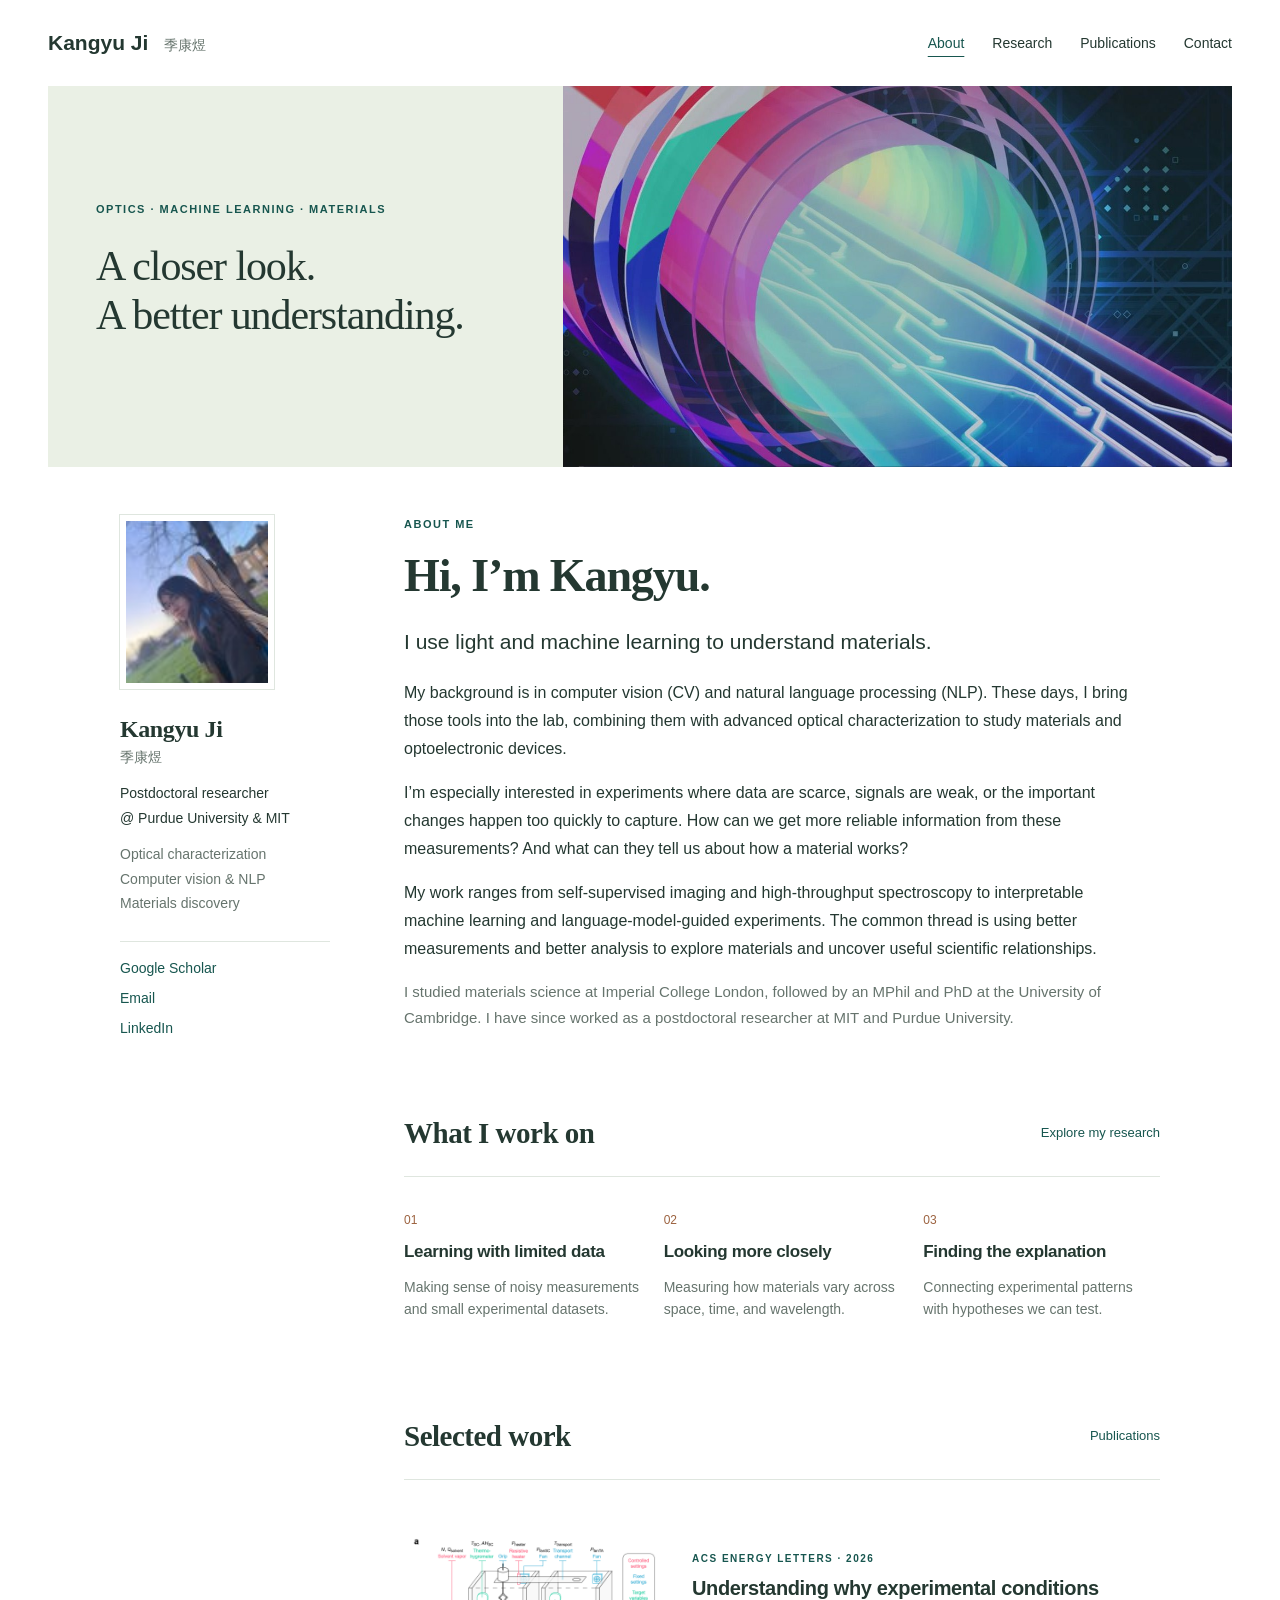
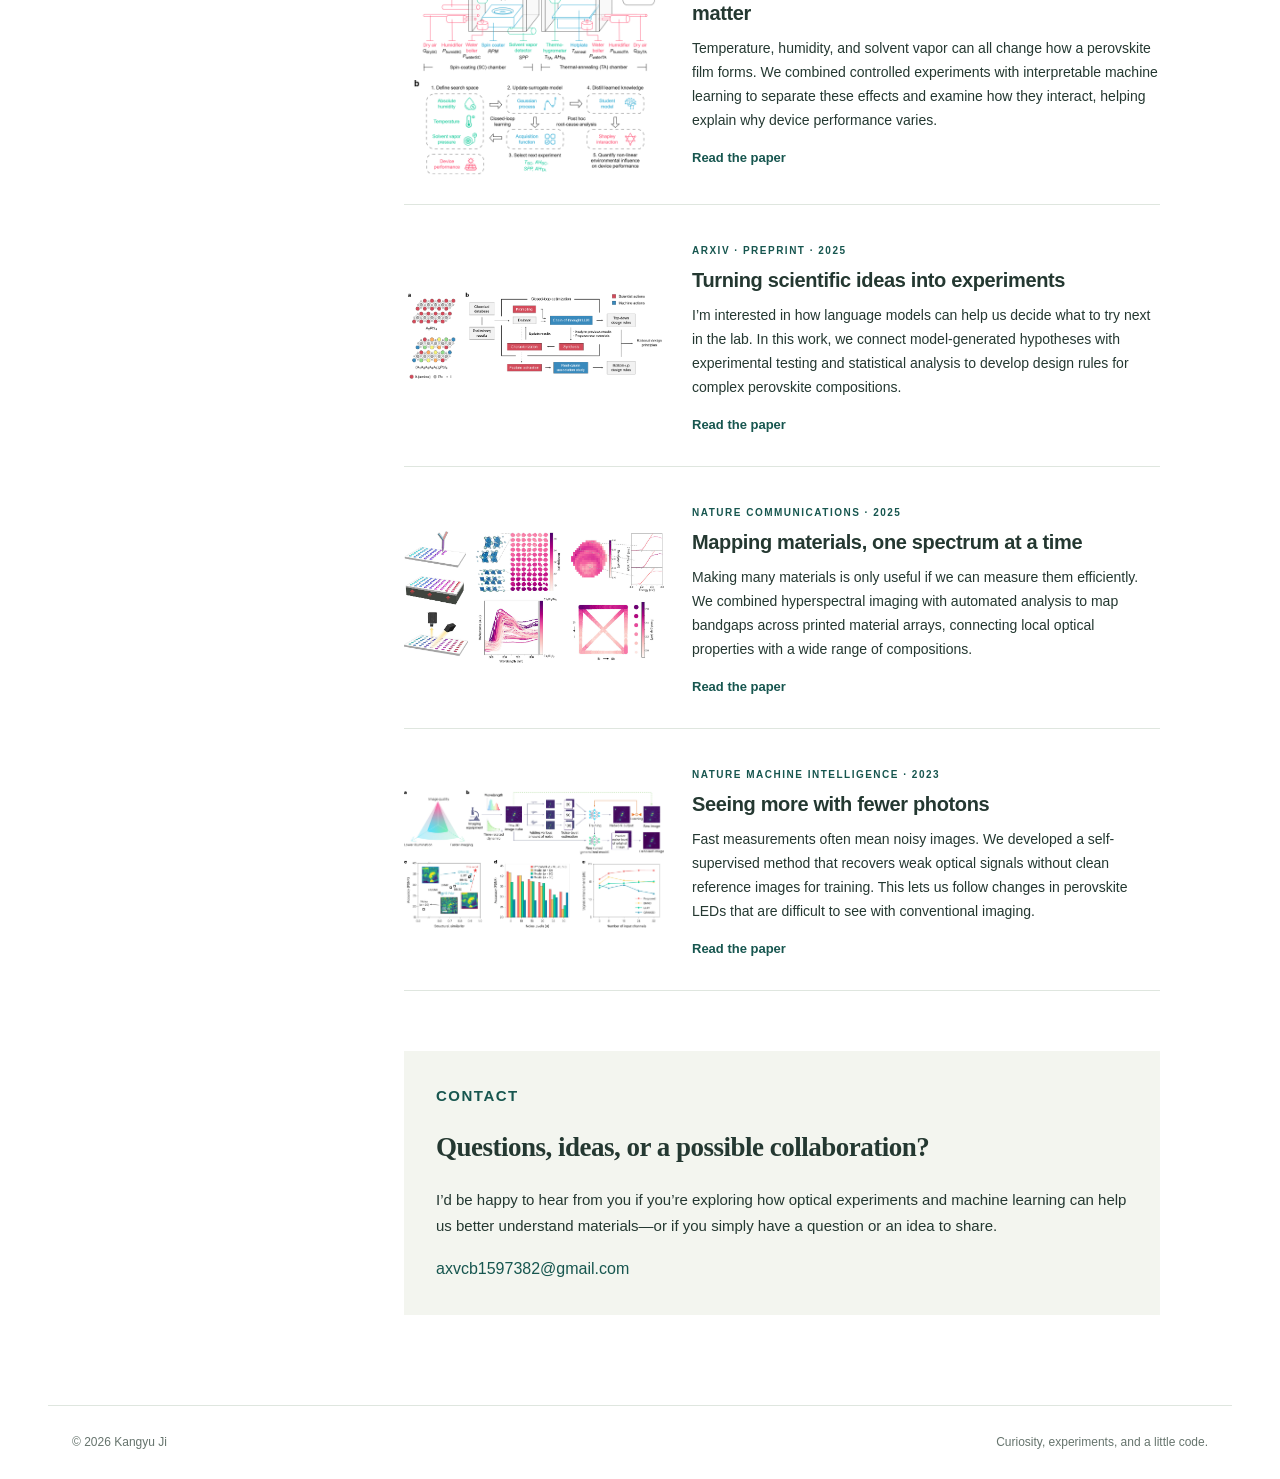
<file: index.html>
<!doctype html><html lang="en"><head><meta charset="utf-8"><meta name="viewport" content="width=device-width,initial-scale=1"><meta name="description" content="Kangyu Ji — optical characterization, computer vision, natural language processing, and materials research."><meta name="theme-color" content="#17564f"><meta name="google-site-verification" content="LvKRkILE-BIio7VQuRdOHtbprhUIHJv474gYrowttOg" /><title>About | Kangyu Ji</title><link rel="stylesheet" href="style.css?v=2e17255a2cac"></head><body><a class="skip" href="#main">Skip to content</a><header><a class="brand" href="index.html">Kangyu Ji <span>季康煜</span></a><nav aria-label="Main navigation"><a href="index.html" aria-current="page">About</a><a href="research.html" >Research</a><a href="publications.html" >Publications</a><a href="index.html#contact">Contact</a></nav></header><div class="banner"><div><span class="eyebrow">OPTICS · MACHINE LEARNING · MATERIALS</span><p>A closer look.<br>A better understanding.</p></div><img src="assets/lab-hero.jpg" alt="Colourful optical waves and light-guiding structures" fetchpriority="high"></div><div class="layout with-banner"><aside><img class="portrait" src="assets/portrait.jpg" alt="Kangyu Ji"><h2>Kangyu Ji</h2><p class="chinese">季康煜</p><p>Postdoctoral researcher<br>@ Purdue University &amp; MIT</p><p class="muted">Optical characterization<br>Computer vision & NLP<br>Materials discovery</p><div class="profile-links"><a href="https://scholar.google.co.uk/citations?hl=en&user=Oej20eMAAAAJ">Google Scholar</a><a href="mailto:axvcb1597382@gmail.com">Email</a><a href="https://www.linkedin.com/in/kangyu-ji-135a36a1">LinkedIn</a></div></aside><main id="main"><section class="intro"><p class="eyebrow">ABOUT ME</p><h1>Hi, I’m Kangyu.</h1><p class="lead">I use light and machine learning to understand materials.</p><p>My background is in computer vision (CV) and natural language processing (NLP). These days, I bring those tools into the lab, combining them with advanced optical characterization to study materials and optoelectronic devices.</p><p>I’m especially interested in experiments where data are scarce, signals are weak, or the important changes happen too quickly to capture. How can we get more reliable information from these measurements? And what can they tell us about how a material works?</p><p>My work ranges from self-supervised imaging and high-throughput spectroscopy to interpretable machine learning and language-model-guided experiments. The common thread is using better measurements and better analysis to explore materials and uncover useful scientific relationships.</p><p class="bio">I studied materials science at Imperial College London, followed by an MPhil and PhD at the University of Cambridge. I have since worked as a postdoctoral researcher at MIT and Purdue University.</p></section><section><div class="section-heading"><h2>What I work on</h2><a href="research.html">Explore my research</a></div><div class="interests"><a href="research.html#learning"><span>01</span><h3>Learning with limited data</h3><p>Making sense of noisy measurements and small experimental datasets.</p></a><a href="research.html#optics"><span>02</span><h3>Looking more closely</h3><p>Measuring how materials vary across space, time, and wavelength.</p></a><a href="research.html#discovery"><span>03</span><h3>Finding the explanation</h3><p>Connecting experimental patterns with hypotheses we can test.</p></a></div></section><section><div class="section-heading"><h2>Selected work</h2><a href="publications.html">Publications</a></div><article class="work" id="environment"><figure><a href="assets/environment.png" target="_blank" rel="noopener" aria-label="Open full figure: Understanding why experimental conditions matter"><img src="assets/environment.png" alt="Understanding why experimental conditions matter" loading="lazy"></a></figure><div><p class="eyebrow">ACS Energy Letters · 2026</p><h3>Understanding why experimental conditions matter</h3><p>Temperature, humidity, and solvent vapor can all change how a perovskite film forms. We combined controlled experiments with interpretable machine learning to separate these effects and examine how they interact, helping explain why device performance varies.</p><a class="text-link" href="https://doi.org/10.1021/acsenergylett.5c02410">Read the paper</a></div></article><article class="work" id="closed-loop"><figure><a href="assets/closed-loop.png" target="_blank" rel="noopener" aria-label="Open full figure: Turning scientific ideas into experiments"><img src="assets/closed-loop.png" alt="Turning scientific ideas into experiments" loading="lazy"></a></figure><div><p class="eyebrow">arXiv · Preprint · 2025</p><h3>Turning scientific ideas into experiments</h3><p>I’m interested in how language models can help us decide what to try next in the lab. In this work, we connect model-generated hypotheses with experimental testing and statistical analysis to develop design rules for complex perovskite compositions.</p><a class="text-link" href="https://arxiv.org/abs/2509.18604">Read the paper</a></div></article><article class="work" id="bandgap"><figure><a href="assets/bandgap.png" target="_blank" rel="noopener" aria-label="Open full figure: Mapping materials, one spectrum at a time"><img src="assets/bandgap.png" alt="Mapping materials, one spectrum at a time" loading="lazy"></a></figure><div><p class="eyebrow">Nature Communications · 2025</p><h3>Mapping materials, one spectrum at a time</h3><p>Making many materials is only useful if we can measure them efficiently. We combined hyperspectral imaging with automated analysis to map bandgaps across printed material arrays, connecting local optical properties with a wide range of compositions.</p><a class="text-link" href="https://doi.org/10.1038/s41467-025-62774-y">Read the paper</a></div></article><article class="work" id="imaging"><figure><a href="assets/imaging.png" target="_blank" rel="noopener" aria-label="Open full figure: Seeing more with fewer photons"><img src="assets/imaging.png" alt="Seeing more with fewer photons" loading="lazy"></a></figure><div><p class="eyebrow">Nature Machine Intelligence · 2023</p><h3>Seeing more with fewer photons</h3><p>Fast measurements often mean noisy images. We developed a self-supervised method that recovers weak optical signals without clean reference images for training. This lets us follow changes in perovskite LEDs that are difficult to see with conventional imaging.</p><a class="text-link" href="https://doi.org/10.1038/s42256-023-00736-z">Read the paper</a></div></article></section><section id="contact" class="contact"><p class="eyebrow">CONTACT</p><h2>Questions, ideas, or a possible collaboration?</h2><p>I’d be happy to hear from you if you’re exploring how optical experiments and machine learning can help us better understand materials—or if you simply have a question or an idea to share.</p><a href="mailto:axvcb1597382@gmail.com">axvcb1597382@gmail.com</a></section></main></div><footer><span>© 2026 Kangyu Ji</span><span>Curiosity, experiments, and a little code.</span></footer></body></html>
</file>
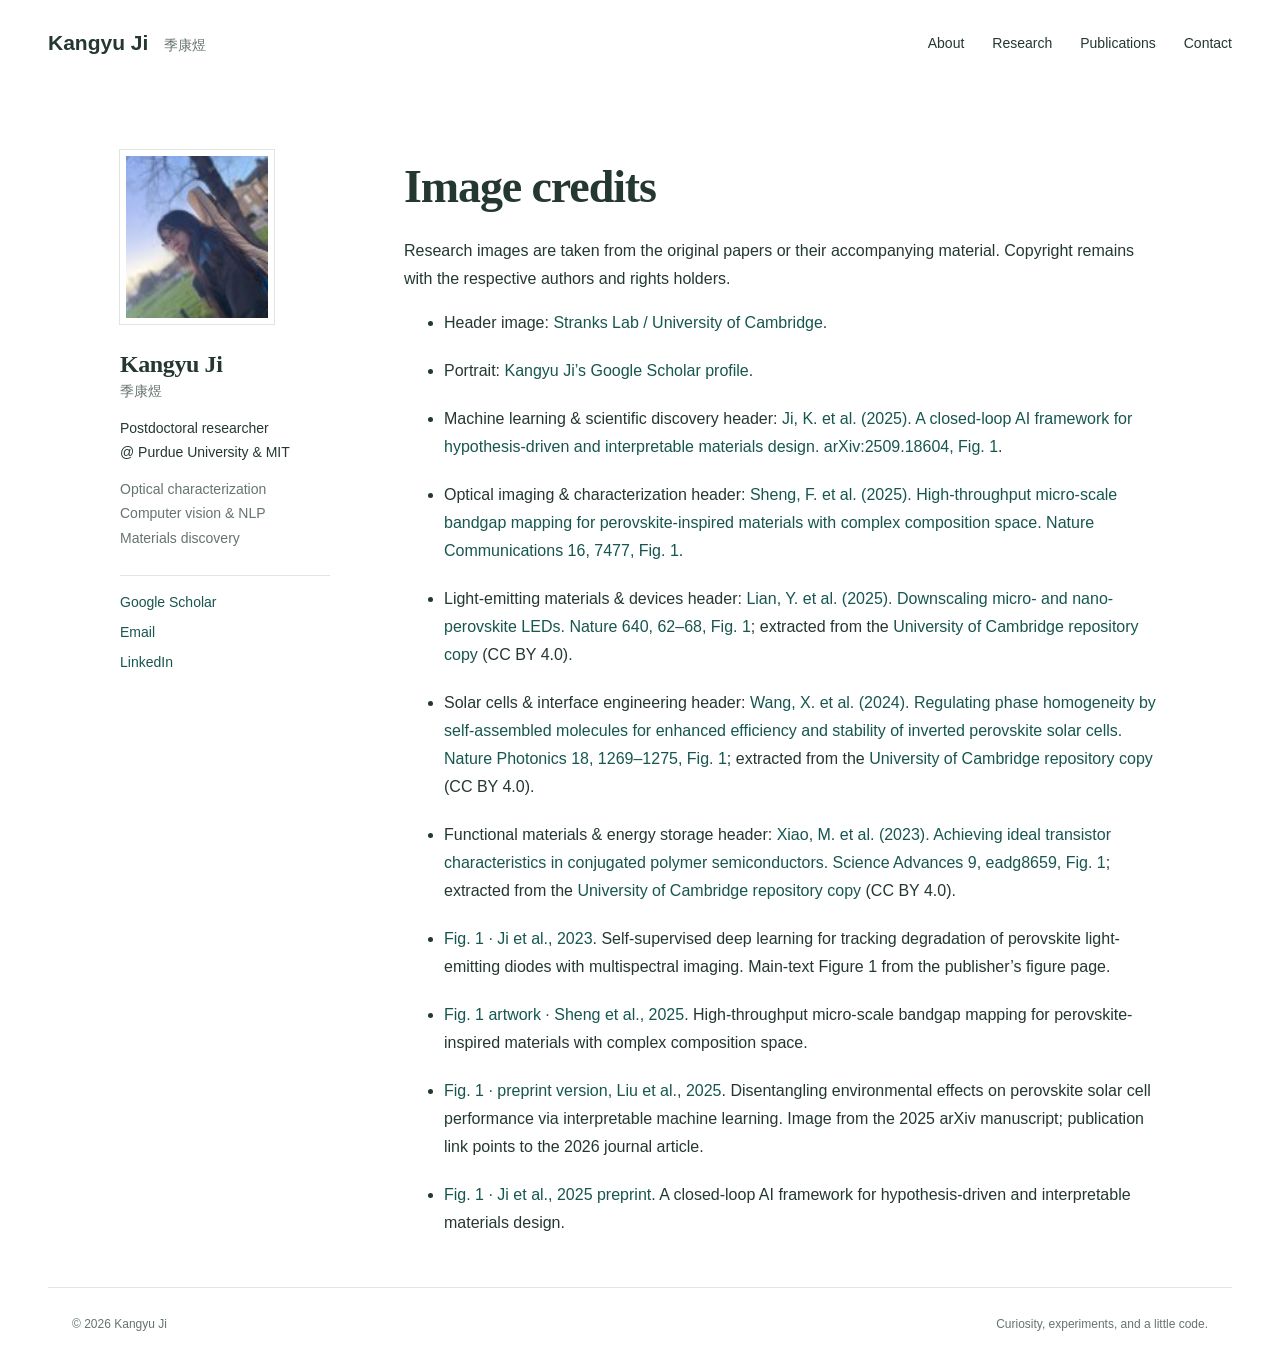
<file: credits.html>
<!doctype html><html lang="en"><head><meta charset="utf-8"><meta name="viewport" content="width=device-width,initial-scale=1"><meta name="description" content="Kangyu Ji — optical characterization, computer vision, natural language processing, and materials research."><meta name="theme-color" content="#17564f"><title>Image credits | Kangyu Ji</title><link rel="stylesheet" href="style.css?v=2e17255a2cac"></head><body><a class="skip" href="#main">Skip to content</a><header><a class="brand" href="index.html">Kangyu Ji <span>季康煜</span></a><nav aria-label="Main navigation"><a href="index.html" >About</a><a href="research.html" >Research</a><a href="publications.html" >Publications</a><a href="index.html#contact">Contact</a></nav></header><div class="layout "><aside><img class="portrait" src="assets/portrait.jpg" alt="Kangyu Ji"><h2>Kangyu Ji</h2><p class="chinese">季康煜</p><p>Postdoctoral researcher<br>@ Purdue University &amp; MIT</p><p class="muted">Optical characterization<br>Computer vision & NLP<br>Materials discovery</p><div class="profile-links"><a href="https://scholar.google.co.uk/citations?hl=en&user=Oej20eMAAAAJ">Google Scholar</a><a href="mailto:axvcb1597382@gmail.com">Email</a><a href="https://www.linkedin.com/in/kangyu-ji-135a36a1">LinkedIn</a></div></aside><main id="main"><h1>Image credits</h1><p>Research images are taken from the original papers or their accompanying material. Copyright remains with the respective authors and rights holders.</p><ul class="credits"><li>Header image: <a href="https://www.ceb.cam.ac.uk/wp-content/uploads/2025/12/StranksLab_Right-1.jpg">Stranks Lab / University of Cambridge</a>.</li><li>Portrait: <a href="https://scholar.google.co.uk/citations?hl=en&user=Oej20eMAAAAJ">Kangyu Ji’s Google Scholar profile</a>.</li><li>Machine learning &amp; scientific discovery header: <a href="https://arxiv.org/abs/2509.18604">Ji, K. et al. (2025). A closed-loop AI framework for hypothesis-driven and interpretable materials design. arXiv:2509.18604, Fig. 1</a>.</li><li>Optical imaging &amp; characterization header: <a href="https://doi.org/10.1038/s41467-025-62774-y">Sheng, F. et al. (2025). High-throughput micro-scale bandgap mapping for perovskite-inspired materials with complex composition space. Nature Communications 16, 7477, Fig. 1</a>.</li><li>Light-emitting materials &amp; devices header: <a href="https://doi.org/10.1038/s41586-025-08685-w">Lian, Y. et al. (2025). Downscaling micro- and nano-perovskite LEDs. Nature 640, 62–68, Fig. 1</a>; extracted from the <a href="https://www.repository.cam.ac.uk/items/d191af95-ba99-41ab-bddc-1cf334c68290">University of Cambridge repository copy</a> (CC BY 4.0).</li><li>Solar cells &amp; interface engineering header: <a href="https://doi.org/10.1038/s41566-024-01531-x">Wang, X. et al. (2024). Regulating phase homogeneity by self-assembled molecules for enhanced efficiency and stability of inverted perovskite solar cells. Nature Photonics 18, 1269–1275, Fig. 1</a>; extracted from the <a href="https://www.repository.cam.ac.uk/items/610167fd-25a7-41a2-b71f-503f974b808a">University of Cambridge repository copy</a> (CC BY 4.0).</li><li>Functional materials &amp; energy storage header: <a href="https://doi.org/10.1126/sciadv.adg8659">Xiao, M. et al. (2023). Achieving ideal transistor characteristics in conjugated polymer semiconductors. Science Advances 9, eadg8659, Fig. 1</a>; extracted from the <a href="https://www.repository.cam.ac.uk/items/4da200ff-f589-4d7c-b354-1ff9f33dd8d2">University of Cambridge repository copy</a> (CC BY 4.0).</li><li><a href="https://doi.org/10.1038/s42256-023-00736-z">Fig. 1 · Ji et al., 2023</a>. Self-supervised deep learning for tracking degradation of perovskite light-emitting diodes with multispectral imaging. Main-text Figure 1 from the publisher’s figure page.</li><li><a href="https://doi.org/10.1038/s41467-025-62774-y">Fig. 1 artwork · Sheng et al., 2025</a>. High-throughput micro-scale bandgap mapping for perovskite-inspired materials with complex composition space. </li><li><a href="https://doi.org/10.1021/acsenergylett.5c02410">Fig. 1 · preprint version, Liu et al., 2025</a>. Disentangling environmental effects on perovskite solar cell performance via interpretable machine learning. Image from the 2025 arXiv manuscript; publication link points to the 2026 journal article.</li><li><a href="https://arxiv.org/abs/2509.18604">Fig. 1 · Ji et al., 2025 preprint</a>. A closed-loop AI framework for hypothesis-driven and interpretable materials design. </li></ul></main></div><footer><span>© 2026 Kangyu Ji</span><span>Curiosity, experiments, and a little code.</span></footer></body></html>
</file>
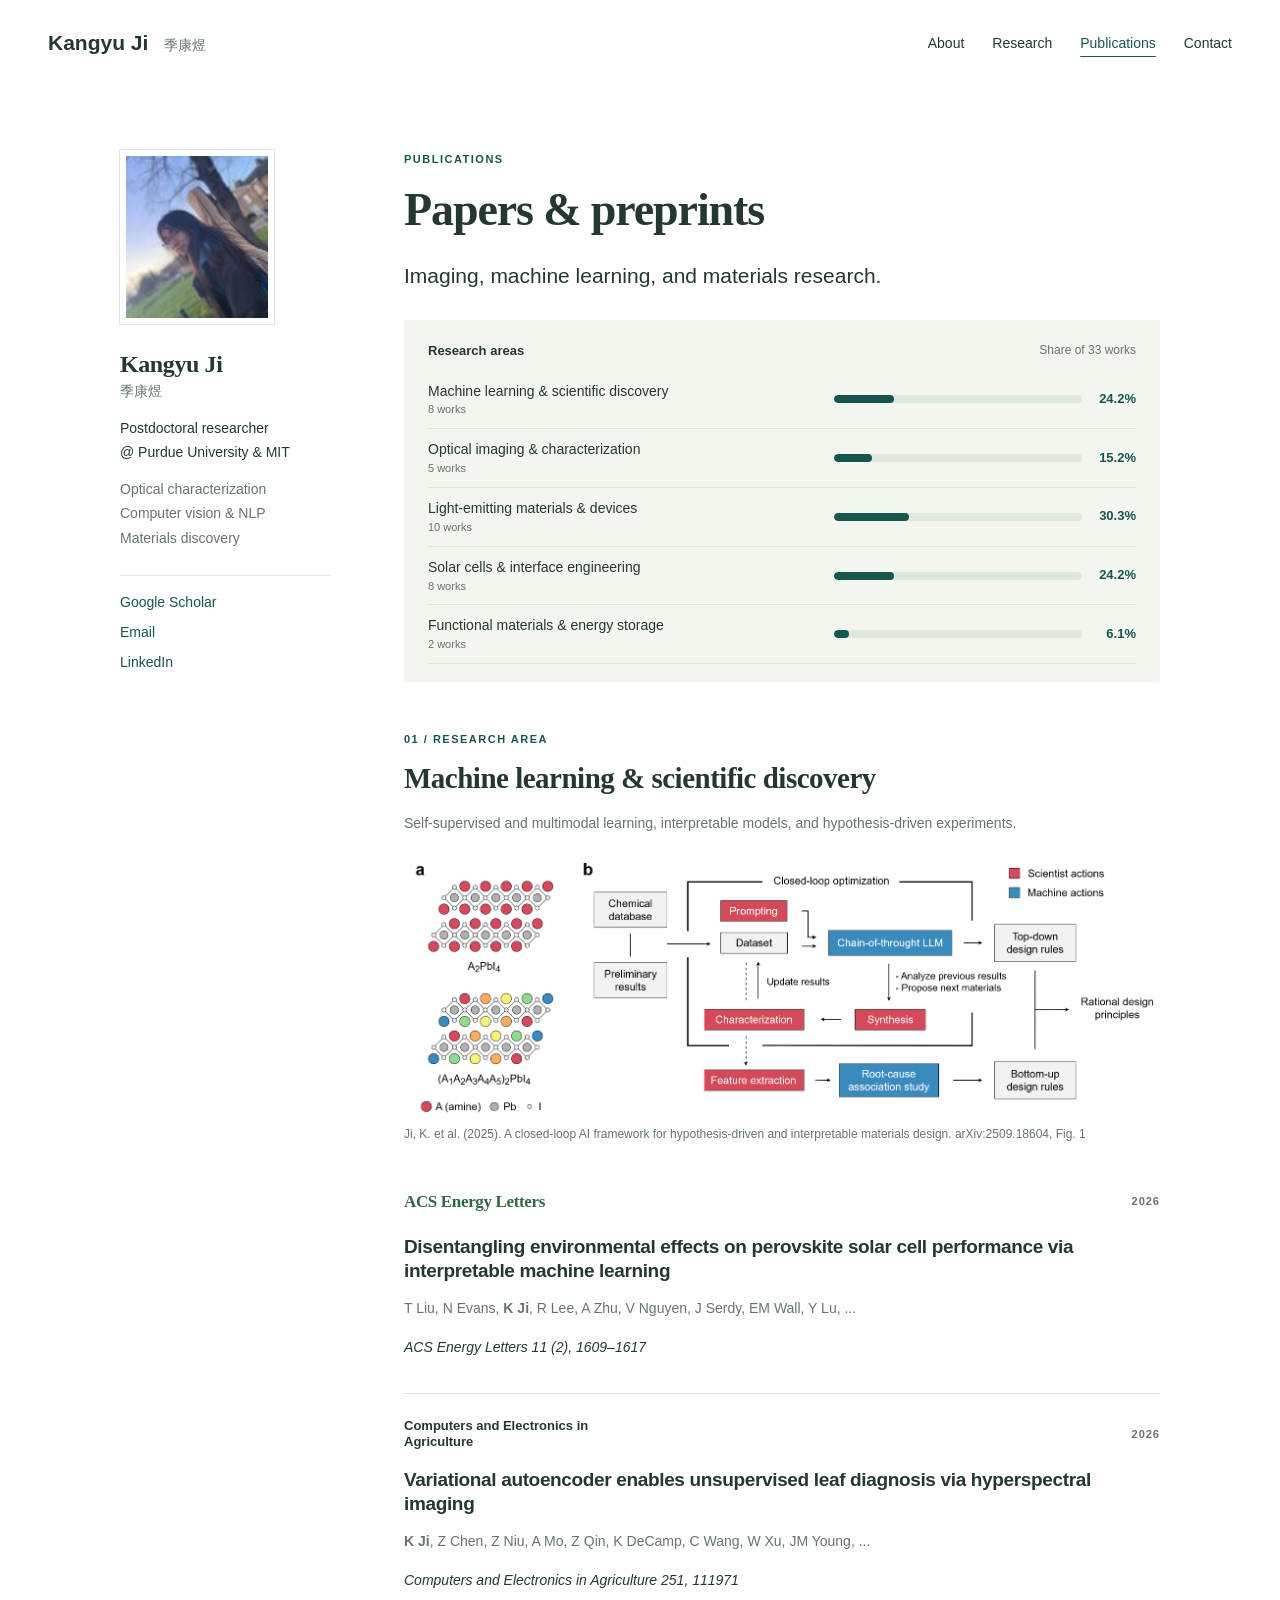
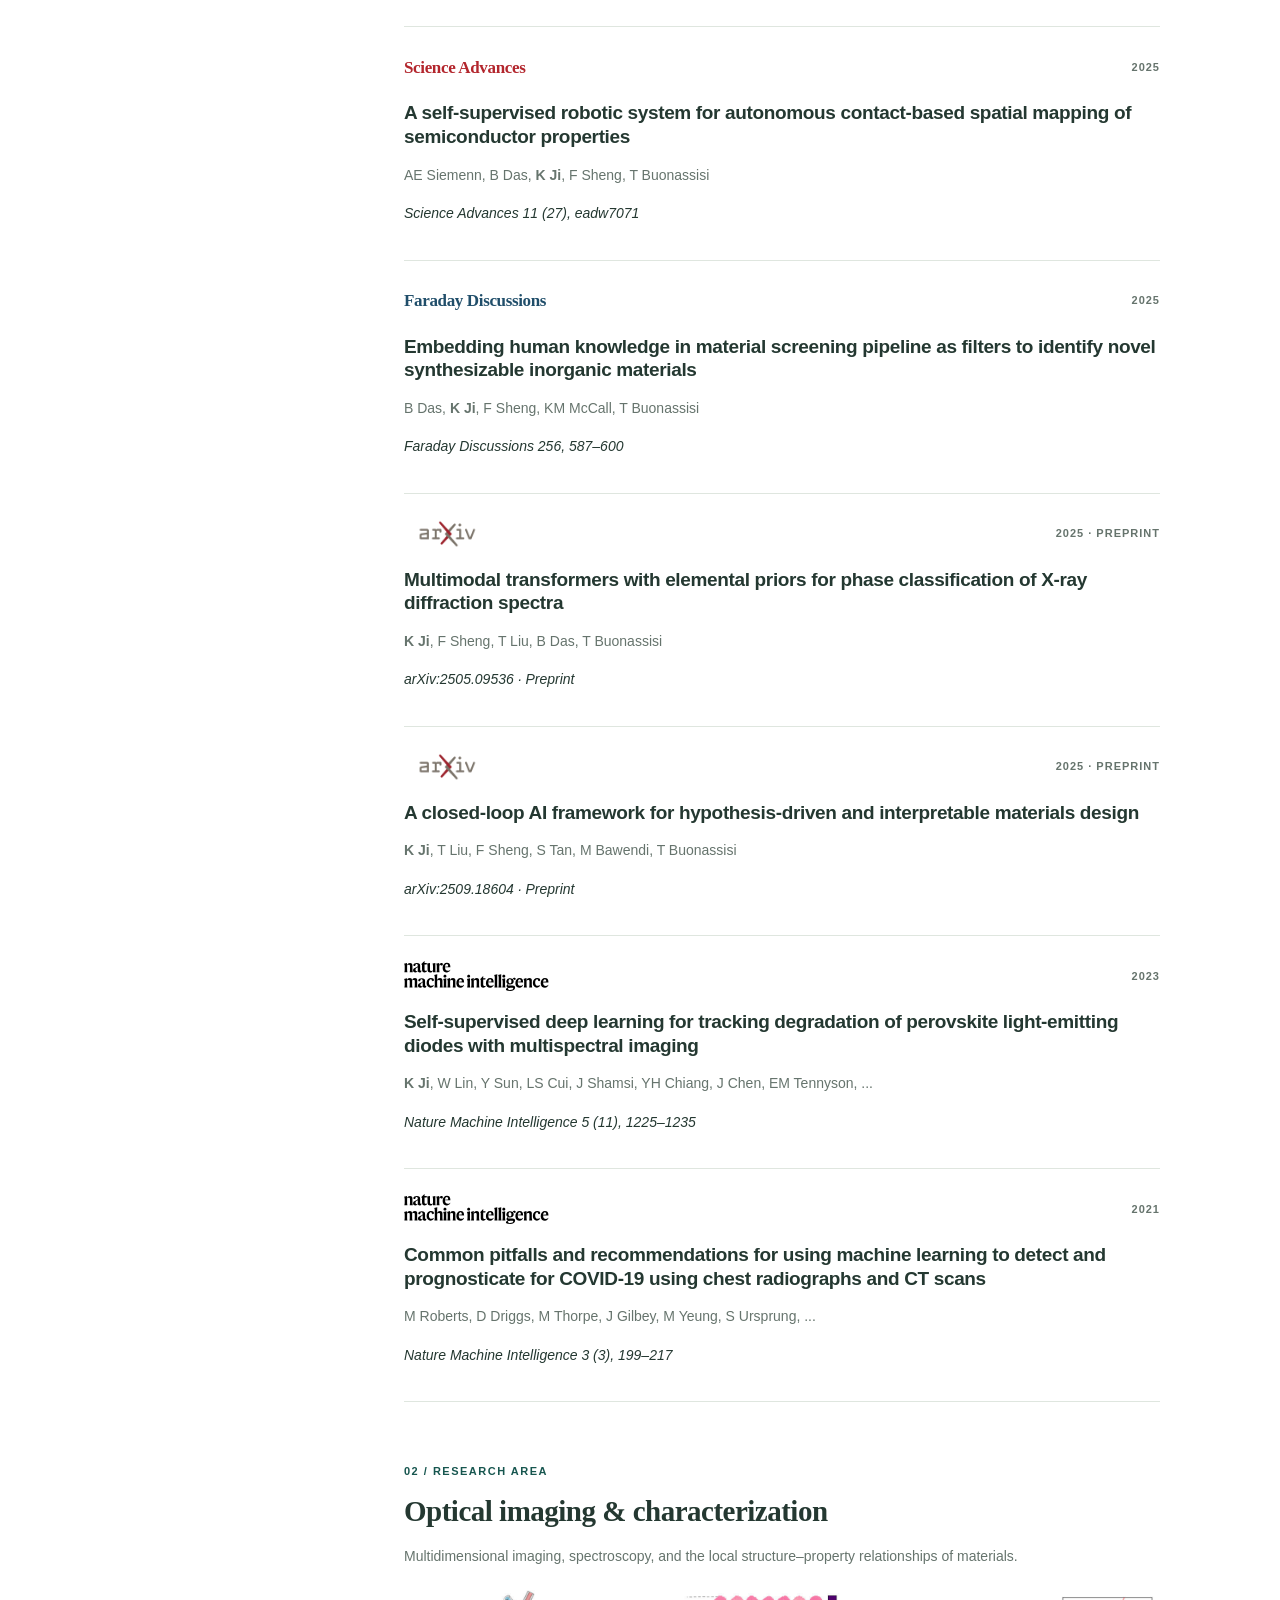
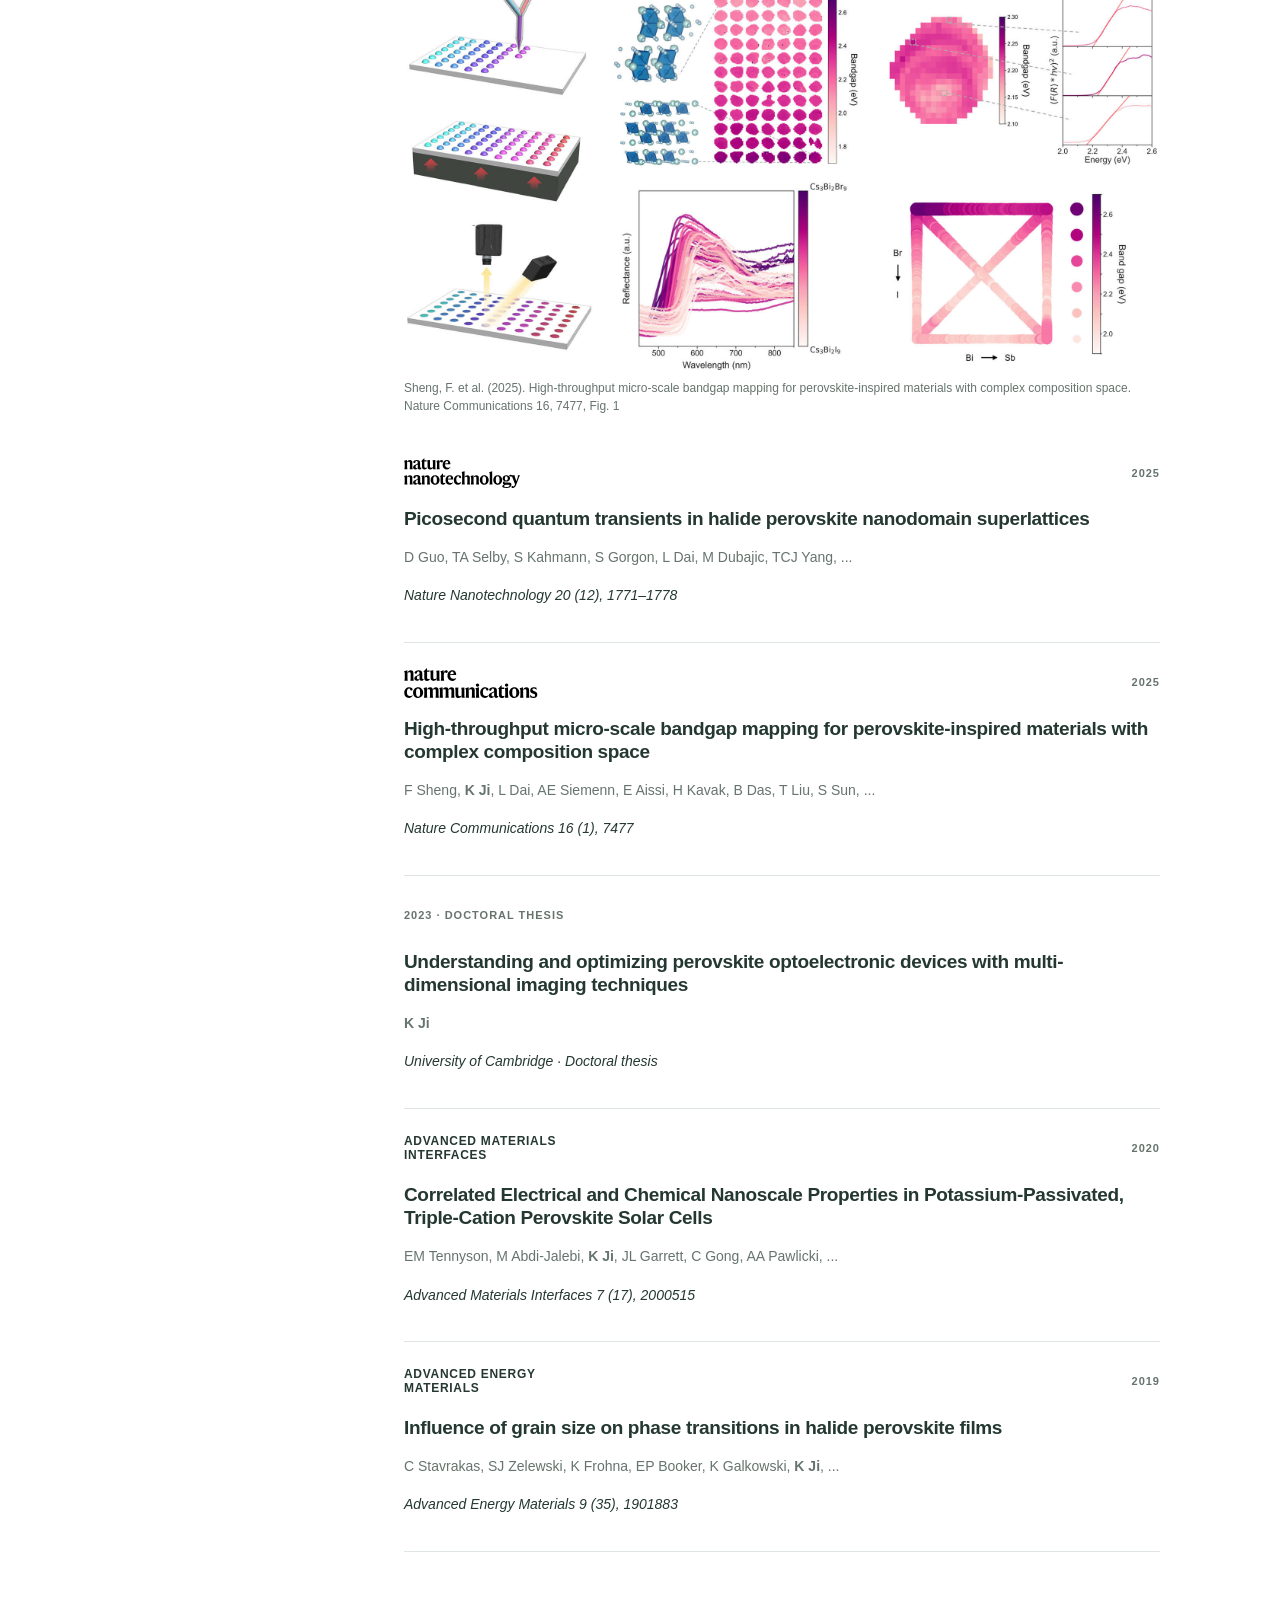
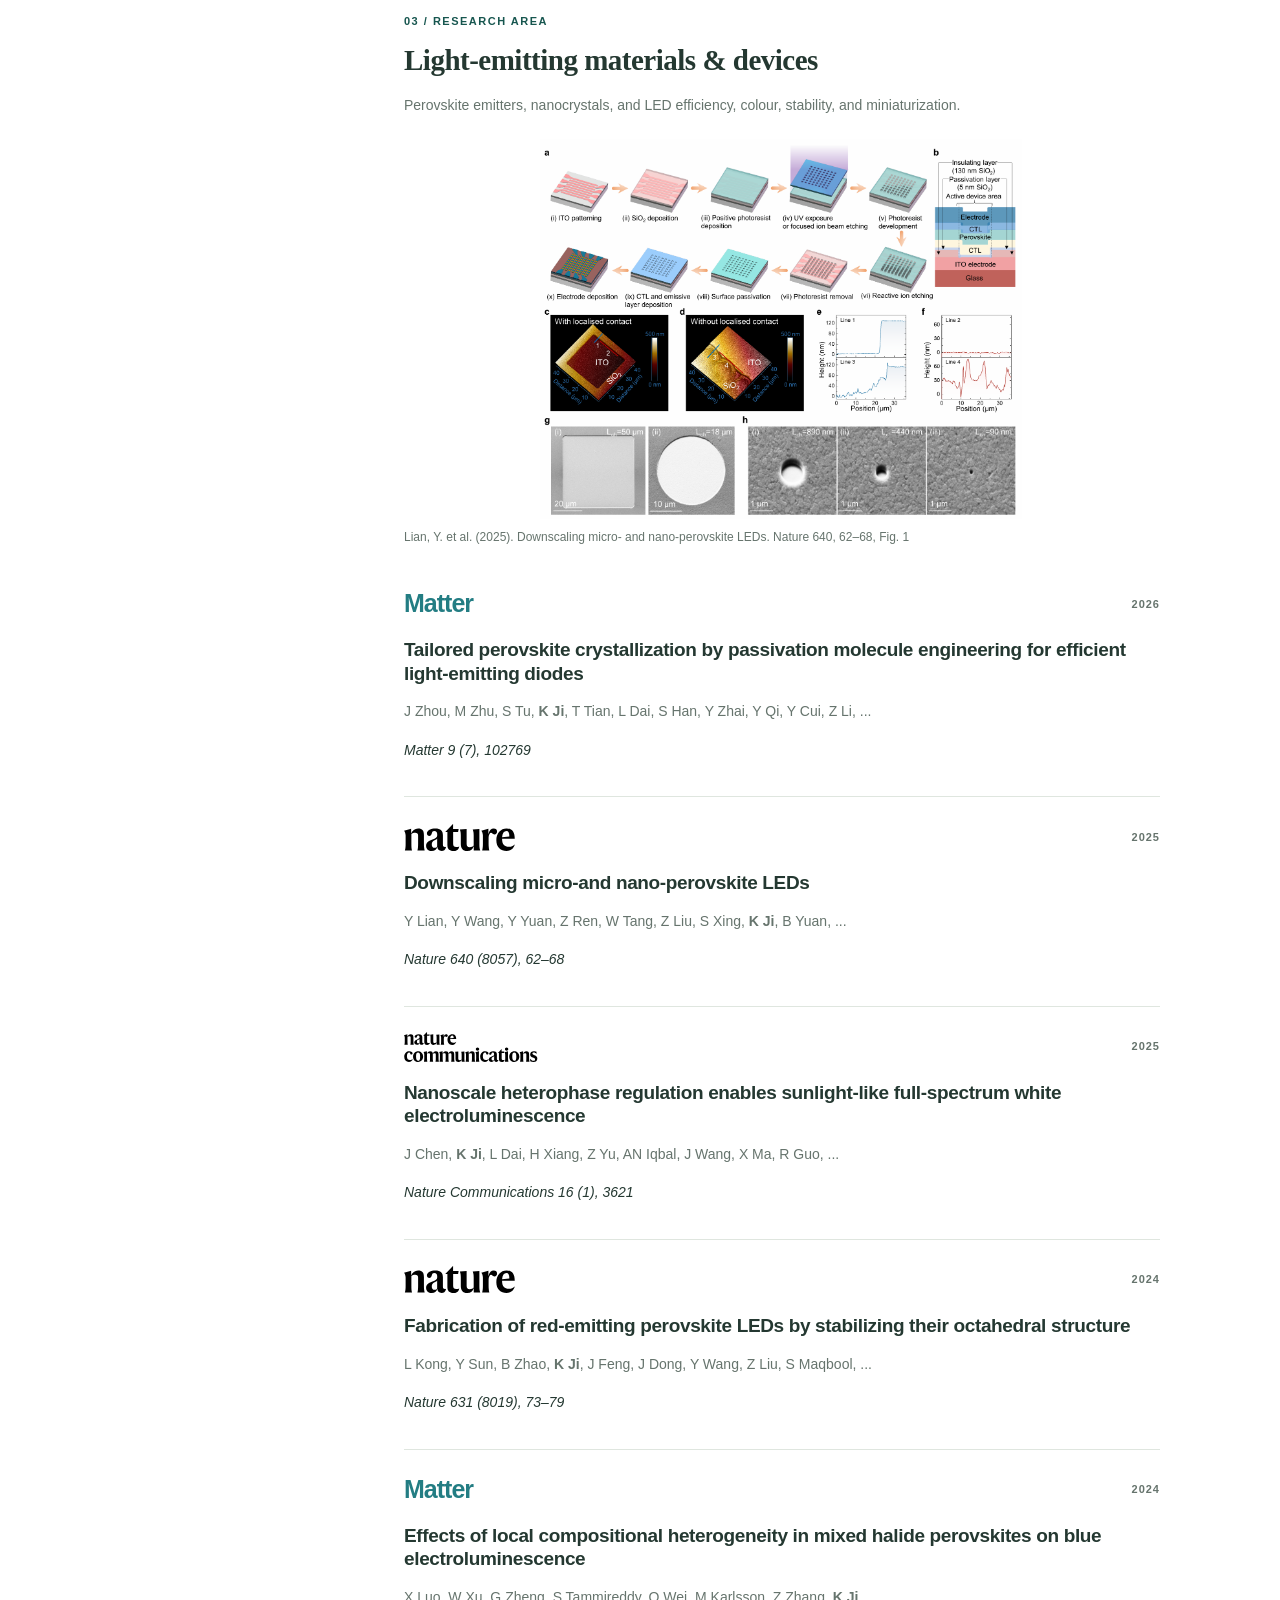
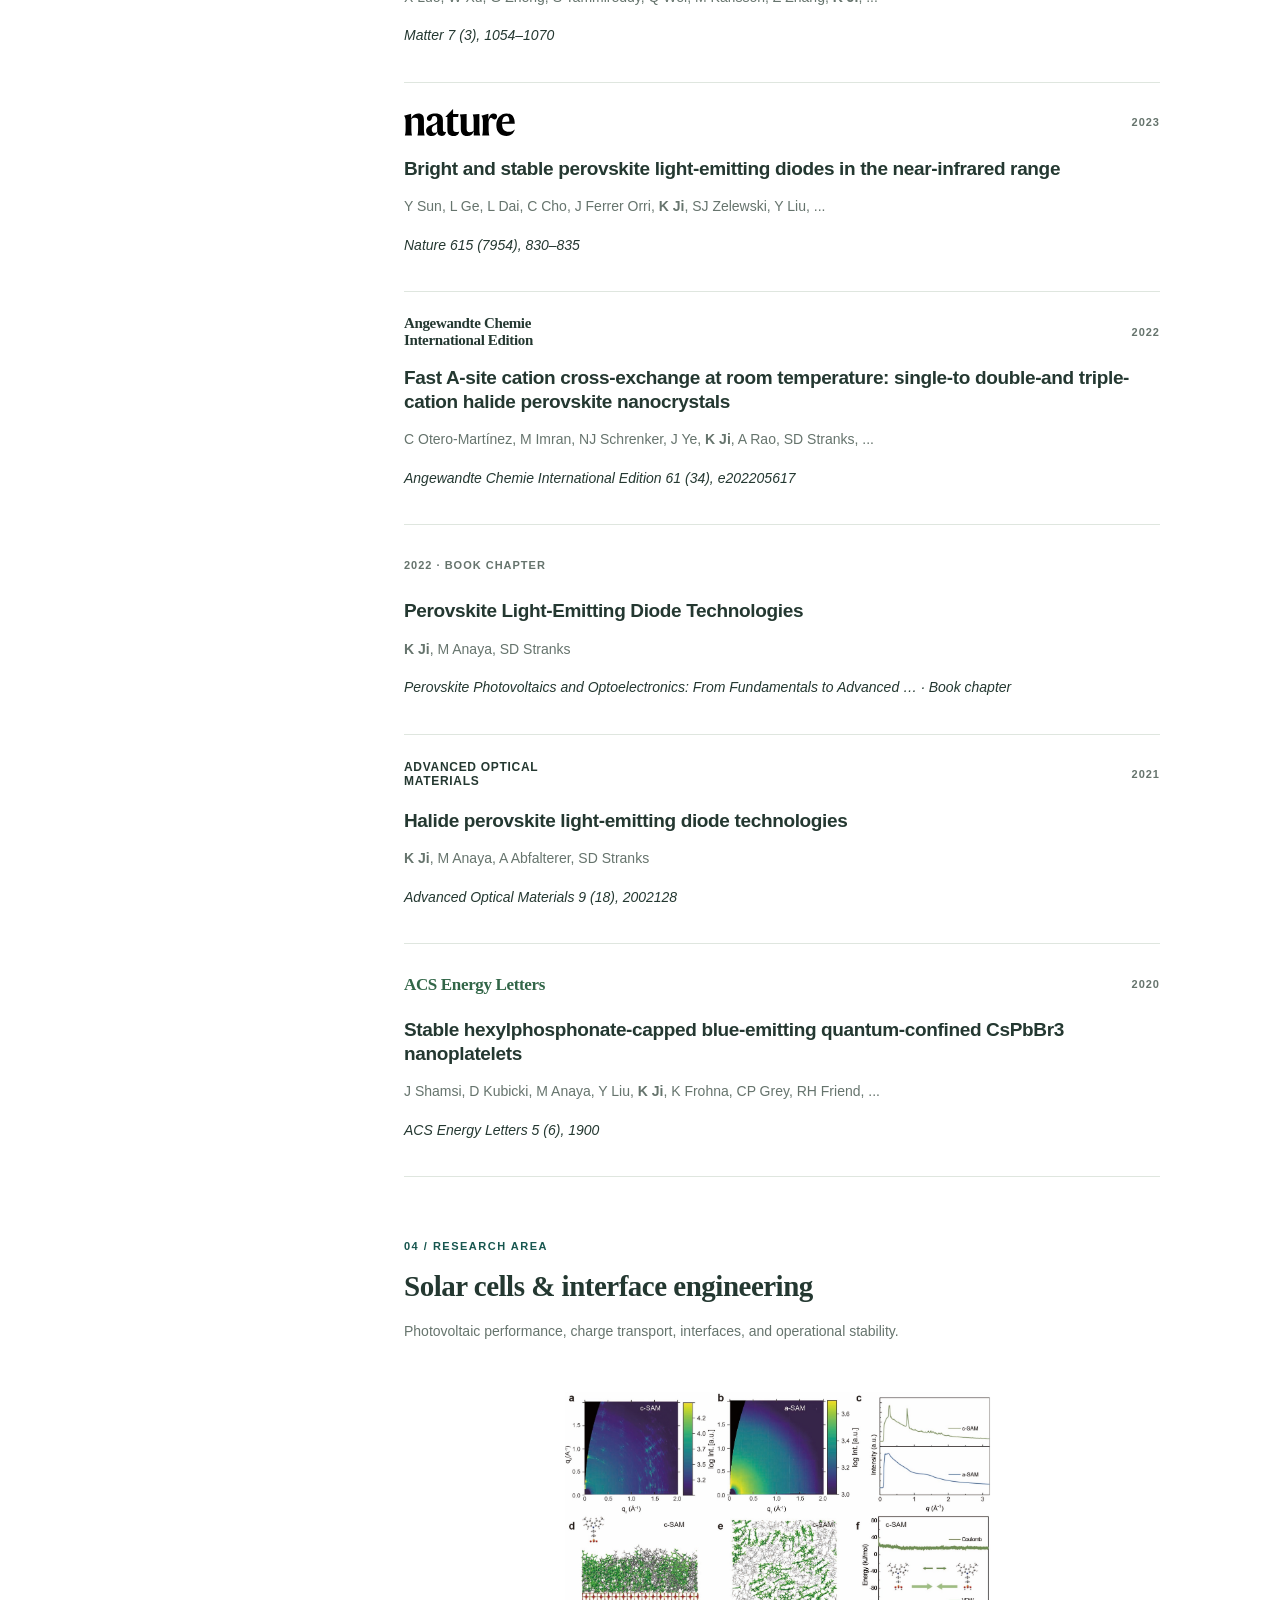
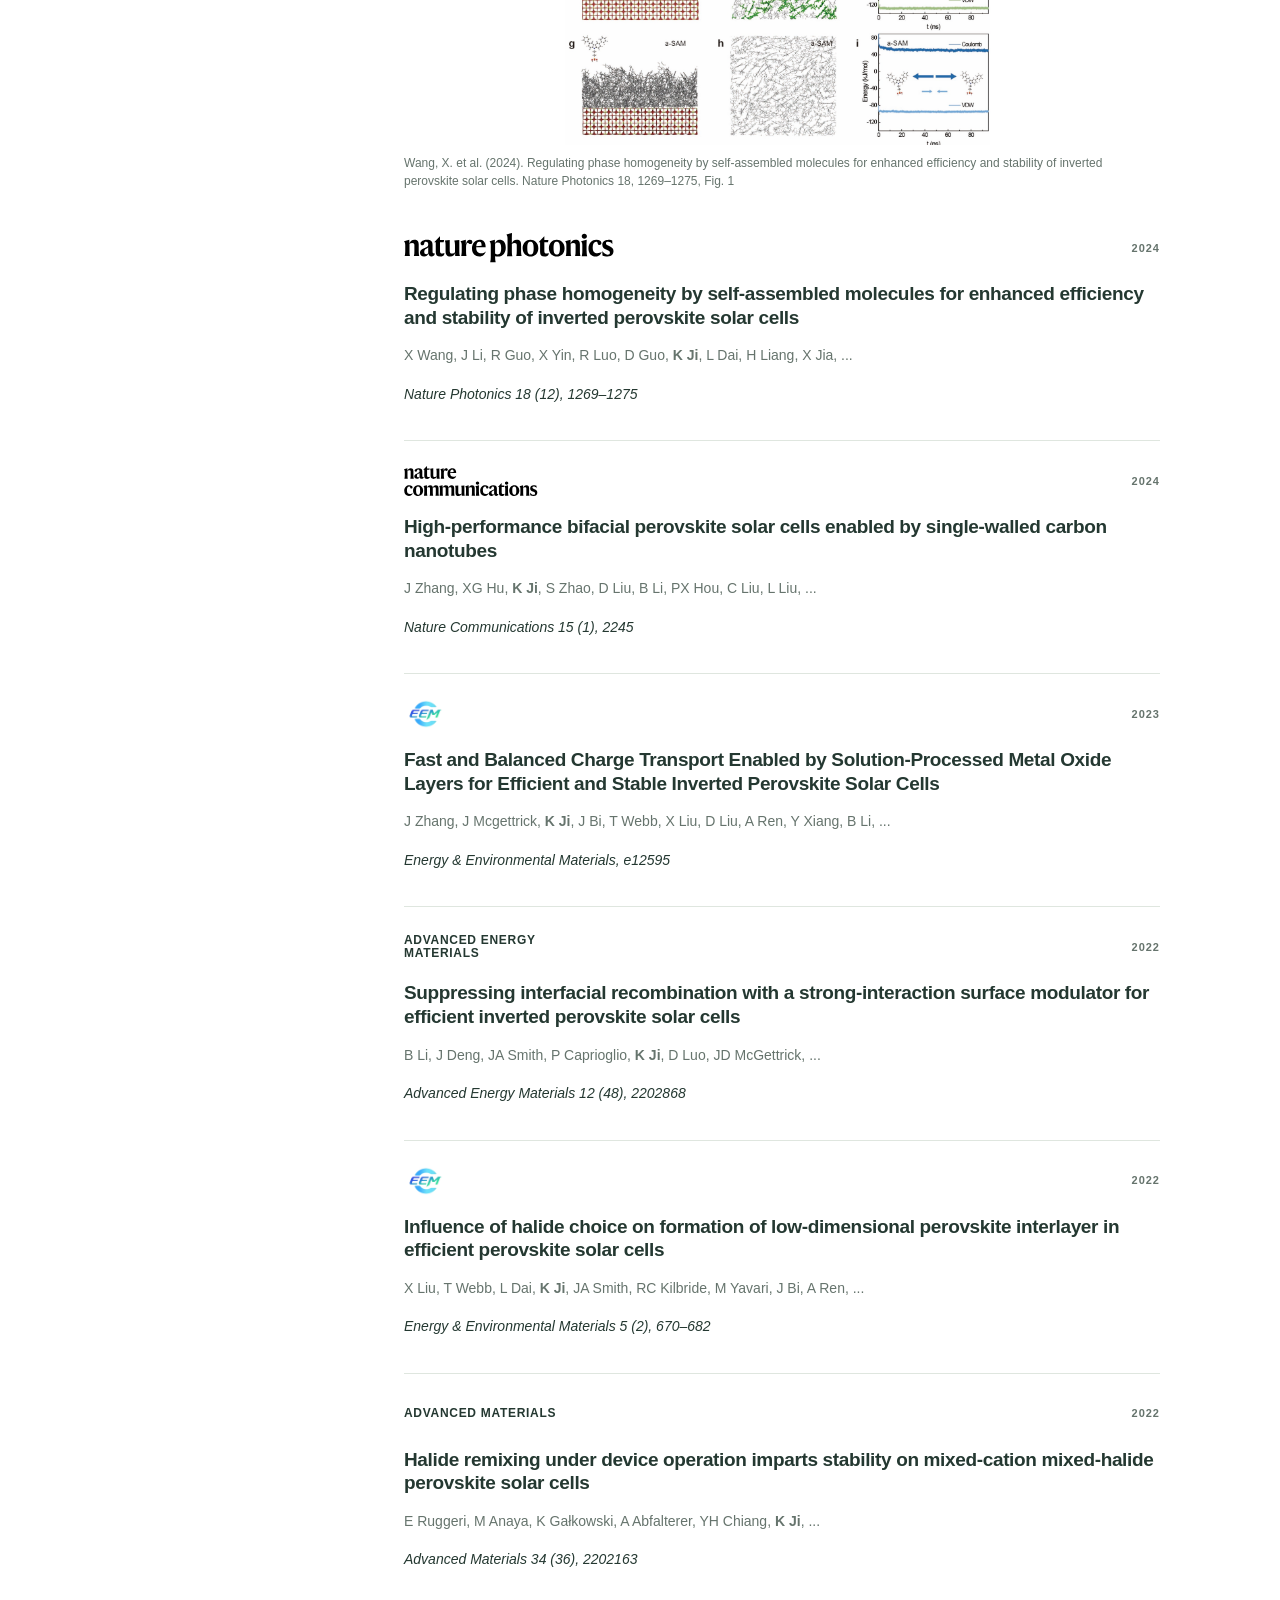
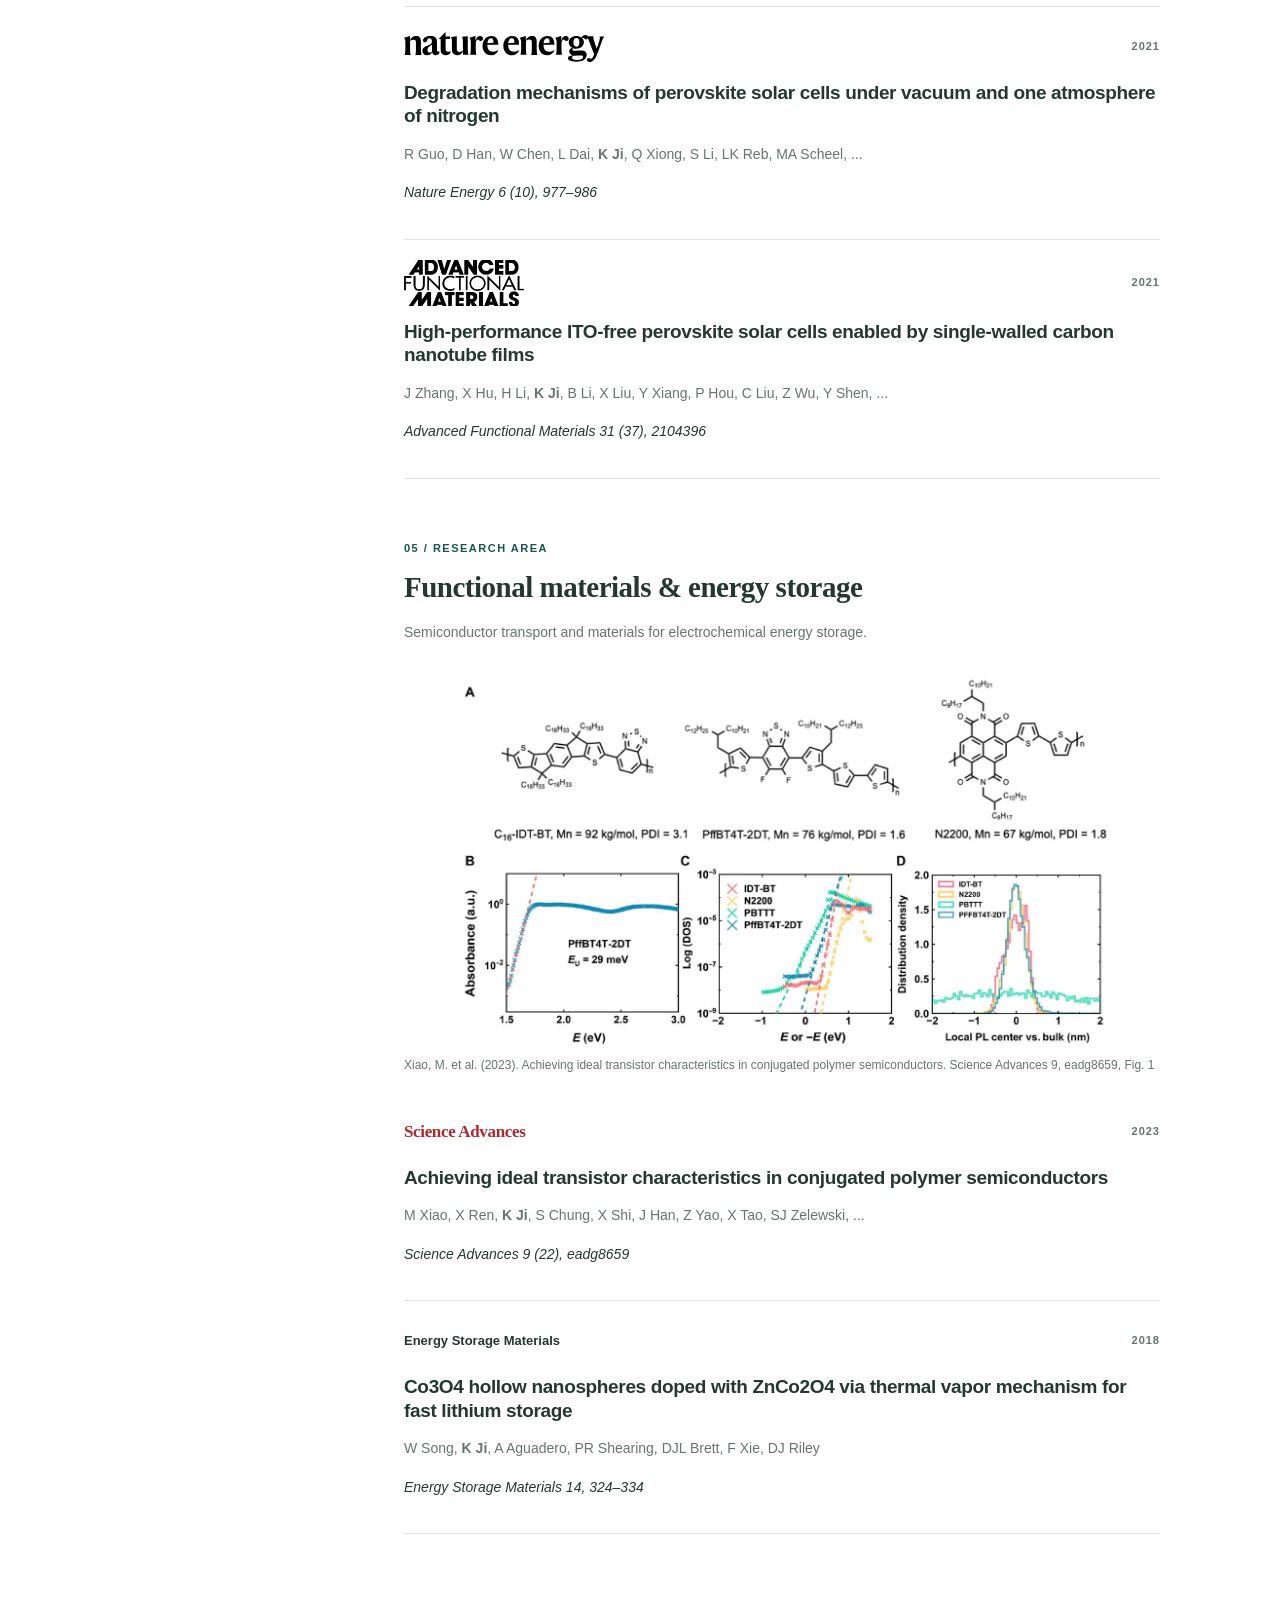
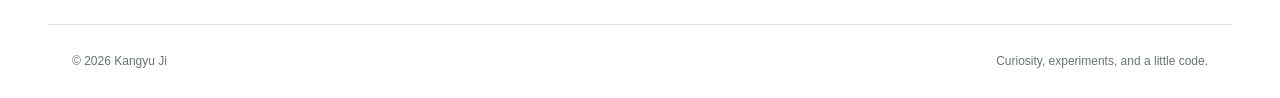
<file: publications.html>
<!doctype html><html lang="en"><head><meta charset="utf-8"><meta name="viewport" content="width=device-width,initial-scale=1"><meta name="description" content="Kangyu Ji — optical characterization, computer vision, natural language processing, and materials research."><meta name="theme-color" content="#17564f"><title>Publications | Kangyu Ji</title><link rel="stylesheet" href="style.css?v=2e17255a2cac"></head><body><a class="skip" href="#main">Skip to content</a><header><a class="brand" href="index.html">Kangyu Ji <span>季康煜</span></a><nav aria-label="Main navigation"><a href="index.html" >About</a><a href="research.html" >Research</a><a href="publications.html" aria-current="page">Publications</a><a href="index.html#contact">Contact</a></nav></header><div class="layout "><aside><img class="portrait" src="assets/portrait.jpg" alt="Kangyu Ji"><h2>Kangyu Ji</h2><p class="chinese">季康煜</p><p>Postdoctoral researcher<br>@ Purdue University &amp; MIT</p><p class="muted">Optical characterization<br>Computer vision & NLP<br>Materials discovery</p><div class="profile-links"><a href="https://scholar.google.co.uk/citations?hl=en&user=Oej20eMAAAAJ">Google Scholar</a><a href="mailto:axvcb1597382@gmail.com">Email</a><a href="https://www.linkedin.com/in/kangyu-ji-135a36a1">LinkedIn</a></div></aside><main id="main"><p class="eyebrow">PUBLICATIONS</p><h1>Papers & preprints</h1><p class="lead">Imaging, machine learning, and materials research.</p><nav class="topic-nav" aria-label="Publication research areas"><p class="topic-nav-heading">Research areas <span>Share of 33 works</span></p><a href="#ai" aria-label="Machine learning &amp; scientific discovery: 24.2 percent, 8 works"><span class="topic-nav-label">Machine learning &amp; scientific discovery<small>8 works</small></span><span class="topic-nav-track" aria-hidden="true"><span class="topic-nav-fill" style="width:24.2%"></span></span><strong>24.2%</strong></a><a href="#optics" aria-label="Optical imaging &amp; characterization: 15.2 percent, 5 works"><span class="topic-nav-label">Optical imaging &amp; characterization<small>5 works</small></span><span class="topic-nav-track" aria-hidden="true"><span class="topic-nav-fill" style="width:15.2%"></span></span><strong>15.2%</strong></a><a href="#leds" aria-label="Light-emitting materials &amp; devices: 30.3 percent, 10 works"><span class="topic-nav-label">Light-emitting materials &amp; devices<small>10 works</small></span><span class="topic-nav-track" aria-hidden="true"><span class="topic-nav-fill" style="width:30.3%"></span></span><strong>30.3%</strong></a><a href="#solar" aria-label="Solar cells &amp; interface engineering: 24.2 percent, 8 works"><span class="topic-nav-label">Solar cells &amp; interface engineering<small>8 works</small></span><span class="topic-nav-track" aria-hidden="true"><span class="topic-nav-fill" style="width:24.2%"></span></span><strong>24.2%</strong></a><a href="#materials" aria-label="Functional materials &amp; energy storage: 6.1 percent, 2 works"><span class="topic-nav-label">Functional materials &amp; energy storage<small>2 works</small></span><span class="topic-nav-track" aria-hidden="true"><span class="topic-nav-fill" style="width:6.1%"></span></span><strong>6.1%</strong></a></nav><section class="publication-topic" id="ai"><p class="eyebrow">01 / RESEARCH AREA</p><h2>Machine learning & scientific discovery</h2><p class="topic-description">Self-supervised and multimodal learning, interpretable models, and hypothesis-driven experiments.</p><figure class="topic-figure"><a href="assets/closed-loop.png" target="_blank" rel="noopener" aria-label="Open full Figure 1 for Machine learning &amp; scientific discovery"><img src="assets/closed-loop.png" alt="Figure 1 schematic connecting a chemical database, language-model hypotheses, experiments, and design rules" loading="lazy"></a><figcaption><a href="https://arxiv.org/abs/2509.18604">Ji, K. et al. (2025). A closed-loop AI framework for hypothesis-driven and interpretable materials design. arXiv:2509.18604, Fig. 1</a></figcaption></figure><article class="publication" id="paper-_Re3VWB3Y0AC"><div class="publication-meta"><a class="journal-mark journal-nameplate journal-acs-energy" href="https://pubs.acs.org/aelccp" aria-label="ACS Energy Letters journal"><span>ACS Energy Letters</span></a><p class="eyebrow">2026</p></div><h3><a href="https://doi.org/10.1021/acsenergylett.5c02410">Disentangling environmental effects on perovskite solar cell performance via interpretable machine learning</a></h3><p>T Liu, N Evans, <strong>K Ji</strong>, R Lee, A Zhu, V Nguyen, J Serdy, EM Wall, Y Lu, ...</p><p class="publication-venue">ACS Energy Letters 11 (2), 1609–1617</p></article><article class="publication" id="paper-fEOibwPWpKIC"><div class="publication-meta"><a class="journal-mark journal-nameplate journal-compag" href="https://www.sciencedirect.com/journal/computers-and-electronics-in-agriculture" aria-label="Computers and Electronics in Agriculture journal"><span>Computers and Electronics in Agriculture</span></a><p class="eyebrow">2026</p></div><h3><a href="https://doi.org/10.1016/j.compag.2026.111971">Variational autoencoder enables unsupervised leaf diagnosis via hyperspectral imaging</a></h3><p><strong>K Ji</strong>, Z Chen, Z Niu, A Mo, Z Qin, K DeCamp, C Wang, W Xu, JM Young, ...</p><p class="publication-venue">Computers and Electronics in Agriculture 251, 111971</p></article><article class="publication" id="paper-_Ybze24A_UAC"><div class="publication-meta"><a class="journal-mark journal-nameplate journal-science-advances" href="https://www.science.org/journal/sciadv" aria-label="Science Advances journal"><span>Science Advances</span></a><p class="eyebrow">2025</p></div><h3><a href="https://doi.org/10.1126/sciadv.adw7071">A self-supervised robotic system for autonomous contact-based spatial mapping of semiconductor properties</a></h3><p>AE Siemenn, B Das, <strong>K Ji</strong>, F Sheng, T Buonassisi</p><p class="publication-venue">Science Advances 11 (27), eadw7071</p></article><article class="publication" id="paper-N5tVd3kTz84C"><div class="publication-meta"><a class="journal-mark journal-nameplate journal-faraday" href="https://www.rsc.org/publishing/journals/faraday-discussions" aria-label="Faraday Discussions journal"><span>Faraday Discussions</span></a><p class="eyebrow">2025</p></div><h3><a href="https://doi.org/10.1039/d4fd00120f">Embedding human knowledge in material screening pipeline as filters to identify novel synthesizable inorganic materials</a></h3><p>B Das, <strong>K Ji</strong>, F Sheng, KM McCall, T Buonassisi</p><p class="publication-venue">Faraday Discussions 256, 587–600</p></article><article class="publication" id="paper-uLbwQdceFCQC"><div class="publication-meta"><a class="journal-mark  journal-arxiv" href="https://arxiv.org/" aria-label="arXiv preprint repository"><img src="assets/journals/arxiv.jpg" alt="arXiv" loading="lazy"></a><p class="eyebrow">2025 · Preprint</p></div><h3><a href="https://doi.org/10.48550/arxiv.2505.09536">Multimodal transformers with elemental priors for phase classification of X-ray diffraction spectra</a></h3><p><strong>K Ji</strong>, F Sheng, T Liu, B Das, T Buonassisi</p><p class="publication-venue">arXiv:2505.09536 · Preprint</p></article><article class="publication" id="paper-7T2F9Uy0os0C"><div class="publication-meta"><a class="journal-mark  journal-arxiv" href="https://arxiv.org/" aria-label="arXiv preprint repository"><img src="assets/journals/arxiv.jpg" alt="arXiv" loading="lazy"></a><p class="eyebrow">2025 · Preprint</p></div><h3><a href="https://doi.org/10.48550/arxiv.2509.18604">A closed-loop AI framework for hypothesis-driven and interpretable materials design</a></h3><p><strong>K Ji</strong>, T Liu, F Sheng, S Tan, M Bawendi, T Buonassisi</p><p class="publication-venue">arXiv:2509.18604 · Preprint</p></article><article class="publication" id="paper-_B80troHkn4C"><div class="publication-meta"><a class="journal-mark  journal-natmachintell" href="https://www.nature.com/natmachintell/" aria-label="Nature Machine Intelligence journal"><img src="assets/journals/natmachintell.svg" alt="Nature Machine Intelligence" loading="lazy"></a><p class="eyebrow">2023</p></div><h3><a href="https://doi.org/10.1038/s42256-023-00736-z">Self-supervised deep learning for tracking degradation of perovskite light-emitting diodes with multispectral imaging</a></h3><p><strong>K Ji</strong>, W Lin, Y Sun, LS Cui, J Shamsi, YH Chiang, J Chen, EM Tennyson, ...</p><p class="publication-venue">Nature Machine Intelligence 5 (11), 1225–1235</p></article><article class="publication" id="paper-zYLM7Y9cAGgC"><div class="publication-meta"><a class="journal-mark  journal-natmachintell" href="https://www.nature.com/natmachintell/" aria-label="Nature Machine Intelligence journal"><img src="assets/journals/natmachintell.svg" alt="Nature Machine Intelligence" loading="lazy"></a><p class="eyebrow">2021</p></div><h3><a href="https://doi.org/10.1038/s42256-021-00307-0">Common pitfalls and recommendations for using machine learning to detect and prognosticate for COVID-19 using chest radiographs and CT scans</a></h3><p>M Roberts, D Driggs, M Thorpe, J Gilbey, M Yeung, S Ursprung, ...</p><p class="publication-venue">Nature Machine Intelligence 3 (3), 199–217</p></article></section><section class="publication-topic" id="optics"><p class="eyebrow">02 / RESEARCH AREA</p><h2>Optical imaging & characterization</h2><p class="topic-description">Multidimensional imaging, spectroscopy, and the local structure–property relationships of materials.</p><figure class="topic-figure"><a href="assets/bandgap.png" target="_blank" rel="noopener" aria-label="Open full Figure 1 for Optical imaging &amp; characterization"><img src="assets/bandgap.png" alt="Figure 1 schematic and maps of high-throughput hyperspectral bandgap measurements" loading="lazy"></a><figcaption><a href="https://doi.org/10.1038/s41467-025-62774-y">Sheng, F. et al. (2025). High-throughput micro-scale bandgap mapping for perovskite-inspired materials with complex composition space. Nature Communications 16, 7477, Fig. 1</a></figcaption></figure><article class="publication" id="paper-tKAzc9rXhukC"><div class="publication-meta"><a class="journal-mark  journal-nnano" href="https://www.nature.com/nnano/" aria-label="Nature Nanotechnology journal"><img src="assets/journals/nnano.svg" alt="Nature Nanotechnology" loading="lazy"></a><p class="eyebrow">2025</p></div><h3><a href="https://doi.org/10.1038/s41565-025-02036-6">Picosecond quantum transients in halide perovskite nanodomain superlattices</a></h3><p>D Guo, TA Selby, S Kahmann, S Gorgon, L Dai, M Dubajic, TCJ Yang, ...</p><p class="publication-venue">Nature Nanotechnology 20 (12), 1771–1778</p></article><article class="publication" id="paper-Fu2w8maKXqMC"><div class="publication-meta"><a class="journal-mark  journal-ncomms" href="https://www.nature.com/ncomms/" aria-label="Nature Communications journal"><img src="assets/journals/ncomms.svg" alt="Nature Communications" loading="lazy"></a><p class="eyebrow">2025</p></div><h3><a href="https://doi.org/10.1038/s41467-025-62774-y">High-throughput micro-scale bandgap mapping for perovskite-inspired materials with complex composition space</a></h3><p>F Sheng, <strong>K Ji</strong>, L Dai, AE Siemenn, E Aissi, H Kavak, B Das, T Liu, S Sun, ...</p><p class="publication-venue">Nature Communications 16 (1), 7477</p></article><article class="publication" id="paper-JoZmwDi-zQgC"><div class="publication-meta"><p class="eyebrow">2023 · Doctoral thesis</p></div><h3><a href="https://doi.org/10.17863/CAM.96612">Understanding and optimizing perovskite optoelectronic devices with multi-dimensional imaging techniques</a></h3><p><strong>K Ji</strong></p><p class="publication-venue">University of Cambridge · Doctoral thesis</p></article><article class="publication" id="paper-qjMakFHDy7sC"><div class="publication-meta"><a class="journal-mark journal-nameplate journal-advanced-interfaces" href="https://advanced.onlinelibrary.wiley.com/journal/21967350" aria-label="Advanced Materials Interfaces journal"><span>Advanced Materials Interfaces</span></a><p class="eyebrow">2020</p></div><h3><a href="https://doi.org/10.1002/admi.202000515">Correlated Electrical and Chemical Nanoscale Properties in Potassium-Passivated, Triple-Cation Perovskite Solar Cells</a></h3><p>EM Tennyson, M Abdi-Jalebi, <strong>K Ji</strong>, JL Garrett, C Gong, AA Pawlicki, ...</p><p class="publication-venue">Advanced Materials Interfaces 7 (17), 2000515</p></article><article class="publication" id="paper-d1gkVwhDpl0C"><div class="publication-meta"><a class="journal-mark journal-nameplate journal-advanced-energy" href="https://advanced.onlinelibrary.wiley.com/journal/16146840" aria-label="Advanced Energy Materials journal"><span>Advanced Energy Materials</span></a><p class="eyebrow">2019</p></div><h3><a href="https://doi.org/10.1002/aenm.201901883">Influence of grain size on phase transitions in halide perovskite films</a></h3><p>C Stavrakas, SJ Zelewski, K Frohna, EP Booker, K Galkowski, <strong>K Ji</strong>, ...</p><p class="publication-venue">Advanced Energy Materials 9 (35), 1901883</p></article></section><section class="publication-topic" id="leds"><p class="eyebrow">03 / RESEARCH AREA</p><h2>Light-emitting materials & devices</h2><p class="topic-description">Perovskite emitters, nanocrystals, and LED efficiency, colour, stability, and miniaturization.</p><figure class="topic-figure"><a href="assets/leds-fig1.png" target="_blank" rel="noopener" aria-label="Open full Figure 1 for Light-emitting materials &amp; devices"><img src="assets/leds-fig1.png" alt="Figure 1 showing fabrication stages and micrographs of micro- and nano-perovskite LEDs" loading="lazy"></a><figcaption><a href="https://doi.org/10.1038/s41586-025-08685-w">Lian, Y. et al. (2025). Downscaling micro- and nano-perovskite LEDs. Nature 640, 62–68, Fig. 1</a></figcaption></figure><article class="publication" id="paper-tzM49s52ZIMC"><div class="publication-meta"><a class="journal-mark journal-nameplate journal-matter" href="https://www.cell.com/matter/home" aria-label="Matter journal"><span>Matter</span></a><p class="eyebrow">2026</p></div><h3><a href="https://doi.org/10.1016/j.matt.2026.102769">Tailored perovskite crystallization by passivation molecule engineering for efficient light-emitting diodes</a></h3><p>J Zhou, M Zhu, S Tu, <strong>K Ji</strong>, T Tian, L Dai, S Han, Y Zhai, Y Qi, Y Cui, Z Li, ...</p><p class="publication-venue">Matter 9 (7), 102769</p></article><article class="publication" id="paper-UHK10RUVsp4C"><div class="publication-meta"><a class="journal-mark  journal-nature" href="https://www.nature.com/nature/" aria-label="Nature journal"><img src="assets/journals/nature.svg" alt="Nature" loading="lazy"></a><p class="eyebrow">2025</p></div><h3><a href="https://doi.org/10.1038/s41586-025-08685-w">Downscaling micro-and nano-perovskite LEDs</a></h3><p>Y Lian, Y Wang, Y Yuan, Z Ren, W Tang, Z Liu, S Xing, <strong>K Ji</strong>, B Yuan, ...</p><p class="publication-venue">Nature 640 (8057), 62–68</p></article><article class="publication" id="paper-JQOojiI6XY0C"><div class="publication-meta"><a class="journal-mark  journal-ncomms" href="https://www.nature.com/ncomms/" aria-label="Nature Communications journal"><img src="assets/journals/ncomms.svg" alt="Nature Communications" loading="lazy"></a><p class="eyebrow">2025</p></div><h3><a href="https://doi.org/10.1038/s41467-025-58743-0">Nanoscale heterophase regulation enables sunlight-like full-spectrum white electroluminescence</a></h3><p>J Chen, <strong>K Ji</strong>, L Dai, H Xiang, Z Yu, AN Iqbal, J Wang, X Ma, R Guo, ...</p><p class="publication-venue">Nature Communications 16 (1), 3621</p></article><article class="publication" id="paper-VL0QpB8kHFEC"><div class="publication-meta"><a class="journal-mark  journal-nature" href="https://www.nature.com/nature/" aria-label="Nature journal"><img src="assets/journals/nature.svg" alt="Nature" loading="lazy"></a><p class="eyebrow">2024</p></div><h3><a href="https://doi.org/10.1038/s41586-024-07531-9">Fabrication of red-emitting perovskite LEDs by stabilizing their octahedral structure</a></h3><p>L Kong, Y Sun, B Zhao, <strong>K Ji</strong>, J Feng, J Dong, Y Wang, Z Liu, S Maqbool, ...</p><p class="publication-venue">Nature 631 (8019), 73–79</p></article><article class="publication" id="paper-SdhP9T11ey4C"><div class="publication-meta"><a class="journal-mark journal-nameplate journal-matter" href="https://www.cell.com/matter/home" aria-label="Matter journal"><span>Matter</span></a><p class="eyebrow">2024</p></div><h3><a href="https://doi.org/10.1016/j.matt.2023.12.019">Effects of local compositional heterogeneity in mixed halide perovskites on blue electroluminescence</a></h3><p>X Luo, W Xu, G Zheng, S Tammireddy, Q Wei, M Karlsson, Z Zhang, <strong>K Ji</strong>, ...</p><p class="publication-venue">Matter 7 (3), 1054–1070</p></article><article class="publication" id="paper-WA5NYHcadZ8C"><div class="publication-meta"><a class="journal-mark  journal-nature" href="https://www.nature.com/nature/" aria-label="Nature journal"><img src="assets/journals/nature.svg" alt="Nature" loading="lazy"></a><p class="eyebrow">2023</p></div><h3><a href="https://doi.org/10.1038/s41586-023-05792-4">Bright and stable perovskite light-emitting diodes in the near-infrared range</a></h3><p>Y Sun, L Ge, L Dai, C Cho, J Ferrer Orri, <strong>K Ji</strong>, SJ Zelewski, Y Liu, ...</p><p class="publication-venue">Nature 615 (7954), 830–835</p></article><article class="publication" id="paper-LkGwnXOMwfcC"><div class="publication-meta"><a class="journal-mark journal-nameplate journal-angewandte" href="https://onlinelibrary.wiley.com/journal/15213773" aria-label="Angewandte Chemie International Edition journal"><span>Angewandte Chemie International Edition</span></a><p class="eyebrow">2022</p></div><h3><a href="https://doi.org/10.1002/anie.202205617">Fast A-site cation cross-exchange at room temperature: single-to double-and triple-cation halide perovskite nanocrystals</a></h3><p>C Otero-Martínez, M Imran, NJ Schrenker, J Ye, <strong>K Ji</strong>, A Rao, SD Stranks, ...</p><p class="publication-venue">Angewandte Chemie International Edition 61 (34), e202205617</p></article><article class="publication" id="paper-WF5omc3nYNoC"><div class="publication-meta"><p class="eyebrow">2022 · Book chapter</p></div><h3><a href="https://doi.org/10.1002/9783527826391.ch12">Perovskite Light-Emitting Diode Technologies</a></h3><p><strong>K Ji</strong>, M Anaya, SD Stranks</p><p class="publication-venue">Perovskite Photovoltaics and Optoelectronics: From Fundamentals to Advanced … · Book chapter</p></article><article class="publication" id="paper-IjCSPb-OGe4C"><div class="publication-meta"><a class="journal-mark journal-nameplate journal-advanced-optical" href="https://advanced.onlinelibrary.wiley.com/journal/21951071" aria-label="Advanced Optical Materials journal"><span>Advanced Optical Materials</span></a><p class="eyebrow">2021</p></div><h3><a href="https://doi.org/10.1002/adom.202002128">Halide perovskite light-emitting diode technologies</a></h3><p><strong>K Ji</strong>, M Anaya, A Abfalterer, SD Stranks</p><p class="publication-venue">Advanced Optical Materials 9 (18), 2002128</p></article><article class="publication" id="paper-2osOgNQ5qMEC"><div class="publication-meta"><a class="journal-mark journal-nameplate journal-acs-energy" href="https://pubs.acs.org/aelccp" aria-label="ACS Energy Letters journal"><span>ACS Energy Letters</span></a><p class="eyebrow">2020</p></div><h3><a href="https://doi.org/10.1021/acsenergylett.0c00935">Stable hexylphosphonate-capped blue-emitting quantum-confined CsPbBr3 nanoplatelets</a></h3><p>J Shamsi, D Kubicki, M Anaya, Y Liu, <strong>K Ji</strong>, K Frohna, CP Grey, RH Friend, ...</p><p class="publication-venue">ACS Energy Letters 5 (6), 1900</p></article></section><section class="publication-topic" id="solar"><p class="eyebrow">04 / RESEARCH AREA</p><h2>Solar cells & interface engineering</h2><p class="topic-description">Photovoltaic performance, charge transport, interfaces, and operational stability.</p><figure class="topic-figure"><a href="assets/solar-fig1.png" target="_blank" rel="noopener" aria-label="Open full Figure 1 for Solar cells &amp; interface engineering"><img src="assets/solar-fig1.png" alt="Figure 1 comparing ordered and amorphous self-assembled molecular layers at solar-cell interfaces" loading="lazy"></a><figcaption><a href="https://doi.org/10.1038/s41566-024-01531-x">Wang, X. et al. (2024). Regulating phase homogeneity by self-assembled molecules for enhanced efficiency and stability of inverted perovskite solar cells. Nature Photonics 18, 1269–1275, Fig. 1</a></figcaption></figure><article class="publication" id="paper-1yQoGdGgb4wC"><div class="publication-meta"><a class="journal-mark  journal-nphoton" href="https://www.nature.com/nphoton/" aria-label="Nature Photonics journal"><img src="assets/journals/nphoton.svg" alt="Nature Photonics" loading="lazy"></a><p class="eyebrow">2024</p></div><h3><a href="https://doi.org/10.1038/s41566-024-01531-x">Regulating phase homogeneity by self-assembled molecules for enhanced efficiency and stability of inverted perovskite solar cells</a></h3><p>X Wang, J Li, R Guo, X Yin, R Luo, D Guo, <strong>K Ji</strong>, L Dai, H Liang, X Jia, ...</p><p class="publication-venue">Nature Photonics 18 (12), 1269–1275</p></article><article class="publication" id="paper-LjlpjdlvIbIC"><div class="publication-meta"><a class="journal-mark  journal-ncomms" href="https://www.nature.com/ncomms/" aria-label="Nature Communications journal"><img src="assets/journals/ncomms.svg" alt="Nature Communications" loading="lazy"></a><p class="eyebrow">2024</p></div><h3><a href="https://doi.org/10.1038/s41467-024-46620-1">High-performance bifacial perovskite solar cells enabled by single-walled carbon nanotubes</a></h3><p>J Zhang, XG Hu, <strong>K Ji</strong>, S Zhao, D Liu, B Li, PX Hou, C Liu, L Liu, ...</p><p class="publication-venue">Nature Communications 15 (1), 2245</p></article><article class="publication" id="paper-t6usbXjVLHcC"><div class="publication-meta"><a class="journal-mark  journal-eem" href="https://onlinelibrary.wiley.com/journal/25750356" aria-label="Energy &amp; Environmental Materials journal"><img src="assets/journals/eem.jpg" alt="Energy &amp; Environmental Materials" loading="lazy"></a><p class="eyebrow">2023</p></div><h3><a href="https://doi.org/10.1002/eem2.12595">Fast and Balanced Charge Transport Enabled by Solution-Processed Metal Oxide Layers for Efficient and Stable Inverted Perovskite Solar Cells</a></h3><p>J Zhang, J Mcgettrick, <strong>K Ji</strong>, J Bi, T Webb, X Liu, D Liu, A Ren, Y Xiang, B Li, ...</p><p class="publication-venue">Energy &amp; Environmental Materials, e12595</p></article><article class="publication" id="paper-XiVPGOgt02cC"><div class="publication-meta"><a class="journal-mark journal-nameplate journal-advanced-energy" href="https://advanced.onlinelibrary.wiley.com/journal/16146840" aria-label="Advanced Energy Materials journal"><span>Advanced Energy Materials</span></a><p class="eyebrow">2022</p></div><h3><a href="https://doi.org/10.1002/aenm.202202868">Suppressing interfacial recombination with a strong-interaction surface modulator for efficient inverted perovskite solar cells</a></h3><p>B Li, J Deng, JA Smith, P Caprioglio, <strong>K Ji</strong>, D Luo, JD McGettrick, ...</p><p class="publication-venue">Advanced Energy Materials 12 (48), 2202868</p></article><article class="publication" id="paper-eQOLeE2rZwMC"><div class="publication-meta"><a class="journal-mark  journal-eem" href="https://onlinelibrary.wiley.com/journal/25750356" aria-label="Energy &amp; Environmental Materials journal"><img src="assets/journals/eem.jpg" alt="Energy &amp; Environmental Materials" loading="lazy"></a><p class="eyebrow">2022</p></div><h3><a href="https://doi.org/10.1002/eem2.12321">Influence of halide choice on formation of low-dimensional perovskite interlayer in efficient perovskite solar cells</a></h3><p>X Liu, T Webb, L Dai, <strong>K Ji</strong>, JA Smith, RC Kilbride, M Yavari, J Bi, A Ren, ...</p><p class="publication-venue">Energy &amp; Environmental Materials 5 (2), 670–682</p></article><article class="publication" id="paper-roLk4NBRz8UC"><div class="publication-meta"><a class="journal-mark journal-nameplate journal-advanced-materials" href="https://advanced.onlinelibrary.wiley.com/journal/15214095" aria-label="Advanced Materials journal"><span>Advanced Materials</span></a><p class="eyebrow">2022</p></div><h3><a href="https://doi.org/10.1002/adma.202202163">Halide remixing under device operation imparts stability on mixed-cation mixed-halide perovskite solar cells</a></h3><p>E Ruggeri, M Anaya, K Gałkowski, A Abfalterer, YH Chiang, <strong>K Ji</strong>, ...</p><p class="publication-venue">Advanced Materials 34 (36), 2202163</p></article><article class="publication" id="paper-Tyk-4Ss8FVUC"><div class="publication-meta"><a class="journal-mark  journal-nenergy" href="https://www.nature.com/nenergy/" aria-label="Nature Energy journal"><img src="assets/journals/nenergy.svg" alt="Nature Energy" loading="lazy"></a><p class="eyebrow">2021</p></div><h3><a href="https://doi.org/10.1038/s41560-021-00912-8">Degradation mechanisms of perovskite solar cells under vacuum and one atmosphere of nitrogen</a></h3><p>R Guo, D Han, W Chen, L Dai, <strong>K Ji</strong>, Q Xiong, S Li, LK Reb, MA Scheel, ...</p><p class="publication-venue">Nature Energy 6 (10), 977–986</p></article><article class="publication" id="paper-W7OEmFMy1HYC"><div class="publication-meta"><a class="journal-mark  journal-advanced-functional" href="https://advanced.onlinelibrary.wiley.com/journal/16163028" aria-label="Advanced Functional Materials journal"><img src="assets/journals/advanced-functional.jpg" alt="Advanced Functional Materials" loading="lazy"></a><p class="eyebrow">2021</p></div><h3><a href="https://doi.org/10.1002/adfm.202104396">High-performance ITO-free perovskite solar cells enabled by single-walled carbon nanotube films</a></h3><p>J Zhang, X Hu, H Li, <strong>K Ji</strong>, B Li, X Liu, Y Xiang, P Hou, C Liu, Z Wu, Y Shen, ...</p><p class="publication-venue">Advanced Functional Materials 31 (37), 2104396</p></article></section><section class="publication-topic" id="materials"><p class="eyebrow">05 / RESEARCH AREA</p><h2>Functional materials & energy storage</h2><p class="topic-description">Semiconductor transport and materials for electrochemical energy storage.</p><figure class="topic-figure"><a href="assets/materials-fig1.png" target="_blank" rel="noopener" aria-label="Open full Figure 1 for Functional materials &amp; energy storage"><img src="assets/materials-fig1.png" alt="Figure 1 comparing conjugated polymer structures, absorption spectra, and energetic disorder" loading="lazy"></a><figcaption><a href="https://doi.org/10.1126/sciadv.adg8659">Xiao, M. et al. (2023). Achieving ideal transistor characteristics in conjugated polymer semiconductors. Science Advances 9, eadg8659, Fig. 1</a></figcaption></figure><article class="publication" id="paper-AXPGKjj_ei8C"><div class="publication-meta"><a class="journal-mark journal-nameplate journal-science-advances" href="https://www.science.org/journal/sciadv" aria-label="Science Advances journal"><span>Science Advances</span></a><p class="eyebrow">2023</p></div><h3><a href="https://doi.org/10.1126/sciadv.adg8659">Achieving ideal transistor characteristics in conjugated polymer semiconductors</a></h3><p>M Xiao, X Ren, <strong>K Ji</strong>, S Chung, X Shi, J Han, Z Yao, X Tao, SJ Zelewski, ...</p><p class="publication-venue">Science Advances 9 (22), eadg8659</p></article><article class="publication" id="paper-u5HHmVD_uO8C"><div class="publication-meta"><a class="journal-mark journal-nameplate journal-energy-storage" href="https://www.sciencedirect.com/journal/energy-storage-materials" aria-label="Energy Storage Materials journal"><span>Energy Storage Materials</span></a><p class="eyebrow">2018</p></div><h3><a href="https://doi.org/10.1016/j.ensm.2018.05.004">Co3O4 hollow nanospheres doped with ZnCo2O4 via thermal vapor mechanism for fast lithium storage</a></h3><p>W Song, <strong>K Ji</strong>, A Aguadero, PR Shearing, DJL Brett, F Xie, DJ Riley</p><p class="publication-venue">Energy Storage Materials 14, 324–334</p></article></section></main></div><footer><span>© 2026 Kangyu Ji</span><span>Curiosity, experiments, and a little code.</span></footer></body></html>
</file>
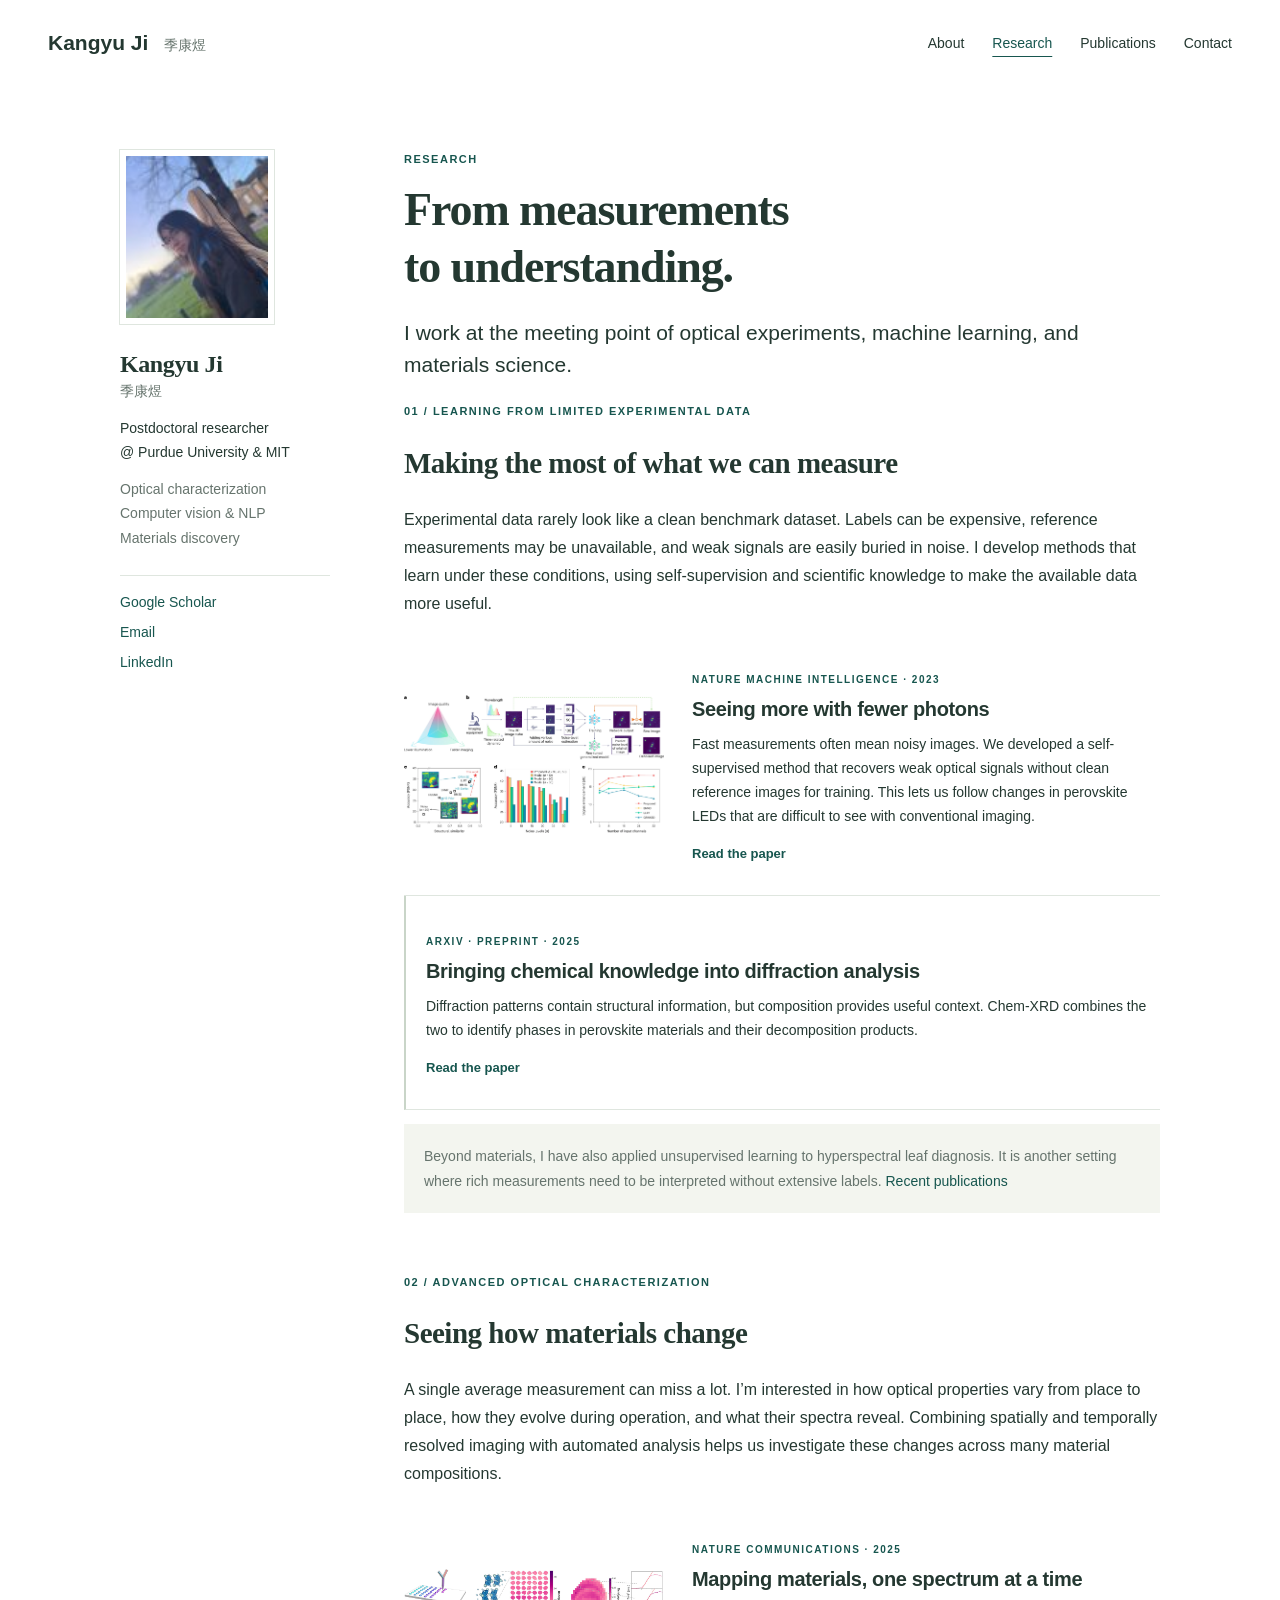
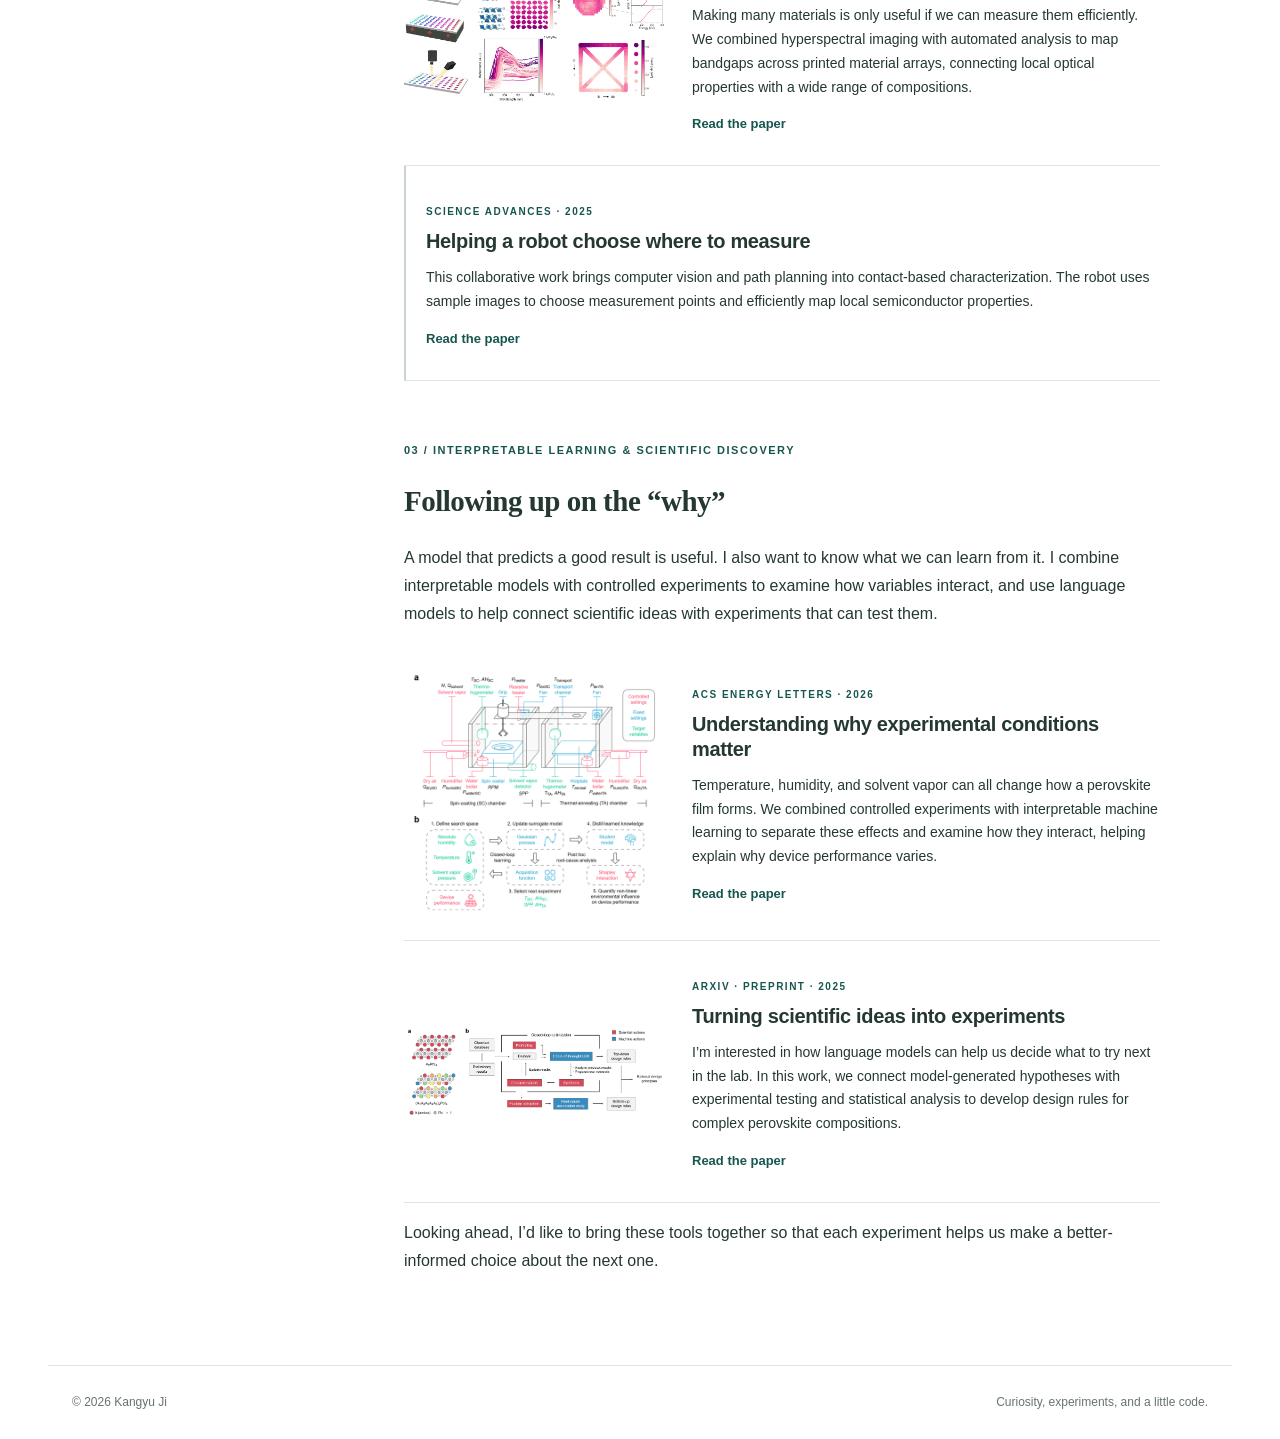
<file: research.html>
<!doctype html><html lang="en"><head><meta charset="utf-8"><meta name="viewport" content="width=device-width,initial-scale=1"><meta name="description" content="Kangyu Ji — optical characterization, computer vision, natural language processing, and materials research."><meta name="theme-color" content="#17564f"><title>Research | Kangyu Ji</title><link rel="stylesheet" href="style.css?v=2e17255a2cac"></head><body><a class="skip" href="#main">Skip to content</a><header><a class="brand" href="index.html">Kangyu Ji <span>季康煜</span></a><nav aria-label="Main navigation"><a href="index.html" >About</a><a href="research.html" aria-current="page">Research</a><a href="publications.html" >Publications</a><a href="index.html#contact">Contact</a></nav></header><div class="layout "><aside><img class="portrait" src="assets/portrait.jpg" alt="Kangyu Ji"><h2>Kangyu Ji</h2><p class="chinese">季康煜</p><p>Postdoctoral researcher<br>@ Purdue University &amp; MIT</p><p class="muted">Optical characterization<br>Computer vision & NLP<br>Materials discovery</p><div class="profile-links"><a href="https://scholar.google.co.uk/citations?hl=en&user=Oej20eMAAAAJ">Google Scholar</a><a href="mailto:axvcb1597382@gmail.com">Email</a><a href="https://www.linkedin.com/in/kangyu-ji-135a36a1">LinkedIn</a></div></aside><main id="main"><p class="eyebrow">RESEARCH</p><h1>From measurements<br>to understanding.</h1><p class="lead">I work at the meeting point of optical experiments, machine learning, and materials science.</p><section id="learning"><p class="eyebrow">01 / LEARNING FROM LIMITED EXPERIMENTAL DATA</p><h2>Making the most of what we can measure</h2><p>Experimental data rarely look like a clean benchmark dataset. Labels can be expensive, reference measurements may be unavailable, and weak signals are easily buried in noise. I develop methods that learn under these conditions, using self-supervision and scientific knowledge to make the available data more useful.</p><article class="work" id="imaging"><figure><a href="assets/imaging.png" target="_blank" rel="noopener" aria-label="Open full figure: Seeing more with fewer photons"><img src="assets/imaging.png" alt="Seeing more with fewer photons" loading="lazy"></a></figure><div><p class="eyebrow">Nature Machine Intelligence · 2023</p><h3>Seeing more with fewer photons</h3><p>Fast measurements often mean noisy images. We developed a self-supervised method that recovers weak optical signals without clean reference images for training. This lets us follow changes in perovskite LEDs that are difficult to see with conventional imaging.</p><a class="text-link" href="https://doi.org/10.1038/s42256-023-00736-z">Read the paper</a></div></article><article class="work" id="xrd"><div><p class="eyebrow">arXiv · Preprint · 2025</p><h3>Bringing chemical knowledge into diffraction analysis</h3><p>Diffraction patterns contain structural information, but composition provides useful context. Chem-XRD combines the two to identify phases in perovskite materials and their decomposition products.</p><a class="text-link" href="https://arxiv.org/abs/2505.09536">Read the paper</a></div></article><p class="aside-note">Beyond materials, I have also applied unsupervised learning to hyperspectral leaf diagnosis. It is another setting where rich measurements need to be interpreted without extensive labels. <a href="https://scholar.google.co.uk/citations?hl=en&user=Oej20eMAAAAJ&view_op=list_works&sortby=pubdate">Recent publications</a></p></section><section id="optics"><p class="eyebrow">02 / ADVANCED OPTICAL CHARACTERIZATION</p><h2>Seeing how materials change</h2><p>A single average measurement can miss a lot. I’m interested in how optical properties vary from place to place, how they evolve during operation, and what their spectra reveal. Combining spatially and temporally resolved imaging with automated analysis helps us investigate these changes across many material compositions.</p><article class="work" id="bandgap"><figure><a href="assets/bandgap.png" target="_blank" rel="noopener" aria-label="Open full figure: Mapping materials, one spectrum at a time"><img src="assets/bandgap.png" alt="Mapping materials, one spectrum at a time" loading="lazy"></a></figure><div><p class="eyebrow">Nature Communications · 2025</p><h3>Mapping materials, one spectrum at a time</h3><p>Making many materials is only useful if we can measure them efficiently. We combined hyperspectral imaging with automated analysis to map bandgaps across printed material arrays, connecting local optical properties with a wide range of compositions.</p><a class="text-link" href="https://doi.org/10.1038/s41467-025-62774-y">Read the paper</a></div></article><article class="work" id="robot"><div><p class="eyebrow">Science Advances · 2025</p><h3>Helping a robot choose where to measure</h3><p>This collaborative work brings computer vision and path planning into contact-based characterization. The robot uses sample images to choose measurement points and efficiently map local semiconductor properties.</p><a class="text-link" href="https://doi.org/10.1126/sciadv.adw7071">Read the paper</a></div></article></section><section id="discovery"><p class="eyebrow">03 / INTERPRETABLE LEARNING & SCIENTIFIC DISCOVERY</p><h2>Following up on the “why”</h2><p>A model that predicts a good result is useful. I also want to know what we can learn from it. I combine interpretable models with controlled experiments to examine how variables interact, and use language models to help connect scientific ideas with experiments that can test them.</p><article class="work" id="environment"><figure><a href="assets/environment.png" target="_blank" rel="noopener" aria-label="Open full figure: Understanding why experimental conditions matter"><img src="assets/environment.png" alt="Understanding why experimental conditions matter" loading="lazy"></a></figure><div><p class="eyebrow">ACS Energy Letters · 2026</p><h3>Understanding why experimental conditions matter</h3><p>Temperature, humidity, and solvent vapor can all change how a perovskite film forms. We combined controlled experiments with interpretable machine learning to separate these effects and examine how they interact, helping explain why device performance varies.</p><a class="text-link" href="https://doi.org/10.1021/acsenergylett.5c02410">Read the paper</a></div></article><article class="work" id="closed-loop"><figure><a href="assets/closed-loop.png" target="_blank" rel="noopener" aria-label="Open full figure: Turning scientific ideas into experiments"><img src="assets/closed-loop.png" alt="Turning scientific ideas into experiments" loading="lazy"></a></figure><div><p class="eyebrow">arXiv · Preprint · 2025</p><h3>Turning scientific ideas into experiments</h3><p>I’m interested in how language models can help us decide what to try next in the lab. In this work, we connect model-generated hypotheses with experimental testing and statistical analysis to develop design rules for complex perovskite compositions.</p><a class="text-link" href="https://arxiv.org/abs/2509.18604">Read the paper</a></div></article><p>Looking ahead, I’d like to bring these tools together so that each experiment helps us make a better-informed choice about the next one.</p></section></main></div><footer><span>© 2026 Kangyu Ji</span><span>Curiosity, experiments, and a little code.</span></footer></body></html>
</file>
<file: style.css>
:root{--ink:#243831;--muted:#66746d;--green:#17564f;--line:#dfe6df;--paper:#fff;--wash:#f3f5ef}*{box-sizing:border-box}html{scroll-behavior:smooth;scroll-padding-top:90px}body{margin:0;color:var(--ink);font:16px/1.75 'Segoe UI',Arial,sans-serif;background:var(--paper)}a{color:var(--green);text-decoration:none}a:hover{text-decoration:underline;text-underline-offset:5px}a:focus-visible{outline:3px solid #ae603f;outline-offset:5px}header{max-width:1280px;margin:auto;min-height:86px;display:flex;align-items:center;justify-content:space-between;padding:18px 48px;gap:24px}.brand{font-size:21px;font-weight:650;color:var(--ink)}.brand span{font-size:14px;color:var(--muted);font-weight:400;margin-left:10px}nav{display:flex;gap:28px;font-size:14px}nav a{color:var(--ink)}nav a[aria-current]{color:var(--green);text-decoration:underline;text-underline-offset:8px}.banner{max-width:1184px;margin:0 auto;background:#eaf0e5;min-height:270px;display:grid;grid-template-columns:1fr 1.3fr;align-items:center;padding:30px 48px;gap:28px;overflow:hidden}.banner p{font:42px/1.17 Georgia,serif;letter-spacing:-1.1px;margin:20px 0}.banner img{width:100%;max-height:235px;object-fit:contain;background:white;padding:10px}.eyebrow{font-size:11px;letter-spacing:1.5px;font-weight:650;color:var(--green);text-transform:uppercase;margin:0 0 12px}.layout{max-width:1088px;margin:64px auto 0;display:grid;grid-template-columns:210px minmax(0,1fr);gap:74px;padding:0 24px}.with-banner{margin-top:48px}aside{font-size:14px;align-self:start;position:sticky;top:28px}aside .portrait{width:154px;height:174px;object-fit:cover;object-position:center;border:6px solid white;box-shadow:0 0 0 1px var(--line)}aside h2{font-size:24px;margin:18px 0 0;letter-spacing:-.4px}aside p{margin:12px 0}.chinese{color:var(--muted);margin-top:0}.muted{color:var(--muted)}.profile-links{border-top:1px solid var(--line);padding-top:16px;margin-top:25px;display:grid;gap:8px}h1,h2,h3{line-height:1.24;font-weight:550}h1{font-family:Georgia,serif;font-size:46px;letter-spacing:-1.1px;margin:8px 0 22px}h2{font-family:Georgia,serif;font-size:29px;letter-spacing:-.5px}h3{font-size:20px;margin:8px 0 12px;letter-spacing:-.35px}.lead{font-size:21px;line-height:1.5;margin:0 0 22px}.intro p{max-width:730px}.bio{color:var(--muted);font-size:15px}section{margin-bottom:60px;scroll-margin-top:30px}.section-heading{display:flex;align-items:center;justify-content:space-between;gap:20px;border-bottom:1px solid var(--line);margin-bottom:28px}.section-heading a{font-size:13px;white-space:nowrap}.interests{display:grid;grid-template-columns:repeat(3,1fr);gap:23px}.interests a{color:var(--ink)}.interests span{font-size:12px;color:#9c623f}.interests h3{font-size:17px}.interests p{font-size:14px;color:var(--muted);line-height:1.6}.work{display:grid;grid-template-columns:260px minmax(0,1fr);gap:28px;padding:28px 0;border-bottom:1px solid var(--line);align-items:center}.work:not(:has(figure)){display:block;padding-left:20px;border-left:2px solid #c9d5c8}.work p{font-size:14px;line-height:1.7;margin:10px 0}.work .eyebrow{font-size:10px;line-height:1.5}.work h3{font-size:20px}figure{margin:0;background:white}figure img{display:block;width:100%;max-height:240px;object-fit:contain;background:white}figcaption{font-size:10px;line-height:1.5;color:var(--muted);margin-top:10px}figcaption a{color:var(--muted)}.text-link{font-size:13px;font-weight:600}.contact{background:var(--wash);padding:32px}.contact h2{font-size:27px}.contact p{font-size:15px}.contact>a{overflow-wrap:anywhere}.aside-note{font-size:14px;color:var(--muted);background:var(--wash);padding:20px}.publication{padding:20px 0;border-bottom:1px solid var(--line)}.publication h3{font-size:19px}.publication p{font-size:14px;color:var(--muted)}.publication h3 a{color:var(--ink)}.credits li{margin-bottom:20px}footer{max-width:1184px;margin:30px auto 0;padding:26px 24px;border-top:1px solid var(--line);display:flex;justify-content:space-between;gap:20px;font-size:12px;color:var(--muted)}.skip{position:absolute;left:20px;top:-100px;background:white;padding:12px;z-index:3}.skip:focus{top:10px}@media(max-width:1000px){.layout{gap:38px;grid-template-columns:180px minmax(0,1fr)}.work{grid-template-columns:210px minmax(0,1fr);gap:20px}.banner{margin:0 20px;padding:25px}.banner p{font-size:35px}.interests{gap:14px}header{padding:20px 24px}}@media(max-width:760px){header{align-items:flex-start;flex-direction:column;gap:12px;padding:20px}nav{gap:23px;font-size:13px}.banner{grid-template-columns:1fr;padding:24px;gap:10px}.banner p{font-size:34px;margin:12px 0}.banner img{max-height:170px}.layout,.with-banner{display:block;margin:30px auto 0;padding:0 22px}aside{position:static;display:grid;grid-template-columns:92px 1fr;column-gap:20px;margin-bottom:38px}aside .portrait{grid-row:1/5;width:92px;height:112px;border-width:3px}aside h2{margin:0;font-size:23px}aside .chinese{margin:0}aside p{margin:2px 0}aside .muted{display:none}.profile-links{grid-column:1/-1;display:flex;gap:23px;margin-top:15px;padding-top:12px;font-size:13px}h1{font-size:37px}.lead{font-size:19px}.interests{grid-template-columns:1fr}.interests a{border-bottom:1px solid var(--line);padding-bottom:12px}.interests p{margin:5px 0}.work{grid-template-columns:1fr;gap:16px;padding:28px 0}figure img{max-height:260px}.section-heading{align-items:baseline}.section-heading h2{font-size:26px}.section-heading a{font-size:11px}.contact{padding:24px}footer{flex-wrap:wrap}footer span:nth-child(2){display:none}section{margin-bottom:42px}}@media(prefers-reduced-motion:reduce){html{scroll-behavior:auto}}
:root .topic-nav{display:grid;grid-template-columns:1fr;gap:0;border-top:1px solid var(--line);margin:28px 0 48px;font-size:15px}
.topic-nav a{display:flex;justify-content:space-between;gap:20px;padding:12px 0;border-bottom:1px solid var(--line)}
.topic-nav span{color:var(--muted);font-size:13px}
.publication-note,.topic-description{font-size:14px;color:var(--muted)}
.publication-topic{scroll-margin-top:24px}
.publication-topic>h2{margin:8px 0 12px}
.topic-figure{margin:22px 0 18px}
.topic-figure>a{display:flex;align-items:center;justify-content:center;min-height:220px;background:#fff}
.topic-figure img{width:auto;max-width:100%;max-height:380px;object-fit:contain}
.topic-figure figcaption{margin:9px 0 0;font-size:12px;text-align:left}
.publication-topic .publication-venue{font-style:italic;color:var(--ink)}
.related-records{margin-top:14px;font-size:13px;color:var(--muted);padding:12px 16px;background:var(--wash)}
.related-records summary{cursor:pointer;color:var(--green)}
.related-records p{font-size:13px;overflow-wrap:anywhere}
.banner{padding:0;gap:0;grid-template-columns:1fr 1.3fr;align-items:stretch}
.banner>div{padding:40px 38px 40px 48px;align-self:center}
.banner img{display:block;width:100%;height:100%;min-height:300px;max-height:none;object-fit:cover;padding:0;background:#172d43}
.publication-meta{display:flex;align-items:center;justify-content:space-between;gap:20px;min-height:40px;margin-bottom:14px}
.publication-meta .eyebrow{flex-shrink:0;margin:0;color:var(--muted);font-size:11px;letter-spacing:1px}
.journal-mark{display:flex;align-items:center;max-width:270px;min-width:0;height:38px;color:var(--ink)}
.journal-mark img{display:block;max-width:220px;width:auto;max-height:30px;height:auto;object-fit:contain;object-position:left center}
.journal-nature img{max-height:27px}
.journal-nameplate{font:600 17px/1.12 Georgia,serif;letter-spacing:-.35px}
.journal-nameplate:hover{text-decoration:none;opacity:.75}
.journal-acs-energy{color:#326648}
.journal-science-advances{color:#b3262d}
.journal-matter{font:700 25px/1.1 'Segoe UI',Arial,sans-serif;letter-spacing:-1px;color:#237d83}
.journal-faraday{color:#204e6a}
.journal-compag,.journal-energy-storage,.journal-eem{font:600 13px/1.25 'Segoe UI',Arial,sans-serif;letter-spacing:0;max-width:230px}
.journal-nameplate[class*="journal-advanced-"]{font:700 12px/1.15 'Segoe UI',Arial,sans-serif;text-transform:uppercase;letter-spacing:.7px;max-width:210px}
.journal-angewandte{font-size:15px;max-width:210px}
@media(max-width:1000px){.banner>div{padding:30px}.banner p{font-size:35px}}
@media(max-width:760px){.banner{grid-template-columns:1fr}.banner>div{padding:28px 24px}.banner img{height:210px;min-height:0}.publication-meta{gap:14px}.journal-mark{max-width:225px}.journal-mark img{max-width:205px;max-height:27px}.publication-meta .eyebrow{font-size:10px}.journal-compag{max-width:210px;font-size:12px}}
@media(max-width:380px){.journal-mark,.journal-mark img{max-width:180px}.journal-nameplate{font-size:14px}}
.journal-advanced-functional{width:120px;height:46px;overflow:hidden}
.journal-advanced-functional img{width:120px;max-width:none;max-height:none;flex-shrink:0}
.journal-eem img{max-height:44px}
.journal-arxiv img{max-height:54px}
.profile-links a{width:max-content;max-width:100%;border-bottom:1px solid transparent;line-height:1.5}
.profile-links a:hover{border-bottom-color:currentColor;text-decoration:none}
:root .topic-nav{border-top:0;background:var(--wash);padding:20px 24px 18px;border-radius:3px}
.topic-nav .topic-nav-heading{display:flex;justify-content:space-between;gap:16px;margin:0 0 8px;font-size:13px;font-weight:650;color:var(--ink)}
.topic-nav-heading span{font-size:12px;font-weight:400;color:var(--muted)}
.topic-nav a{display:grid;grid-template-columns:minmax(0,1fr) minmax(90px,35%) 40px;align-items:center;gap:14px;padding:11px 0;color:var(--ink)}
.topic-nav a:hover{text-decoration:none;color:var(--green)}
.topic-nav a:hover .topic-nav-label{text-decoration:underline;text-underline-offset:4px}
.topic-nav .topic-nav-label{font-size:14px;line-height:1.35;color:var(--ink)}
.topic-nav-label small{display:block;margin-top:2px;font-size:11px;color:var(--muted)}
.topic-nav-track{height:8px;overflow:hidden;border-radius:99px;background:#dfe8dd}
.topic-nav-fill{display:block;height:100%;border-radius:99px;background:var(--green)}
.topic-nav strong{font-size:13px;font-weight:650;text-align:right;color:var(--green)}
@media(max-width:760px){.profile-links{gap:10px 20px;flex-wrap:wrap}.profile-links a{padding:3px 0}:root .topic-nav{padding:16px 18px}.topic-nav a{grid-template-columns:minmax(0,1fr) 48px;gap:4px 12px;padding:12px 0}.topic-nav .topic-nav-label{font-size:13px}.topic-nav-track{grid-column:1/-1;grid-row:2}.topic-nav strong{grid-column:2;grid-row:1}.topic-nav .topic-nav-heading{align-items:baseline}.topic-figure>a{min-height:160px}.topic-figure img{max-height:280px}}
</file>
